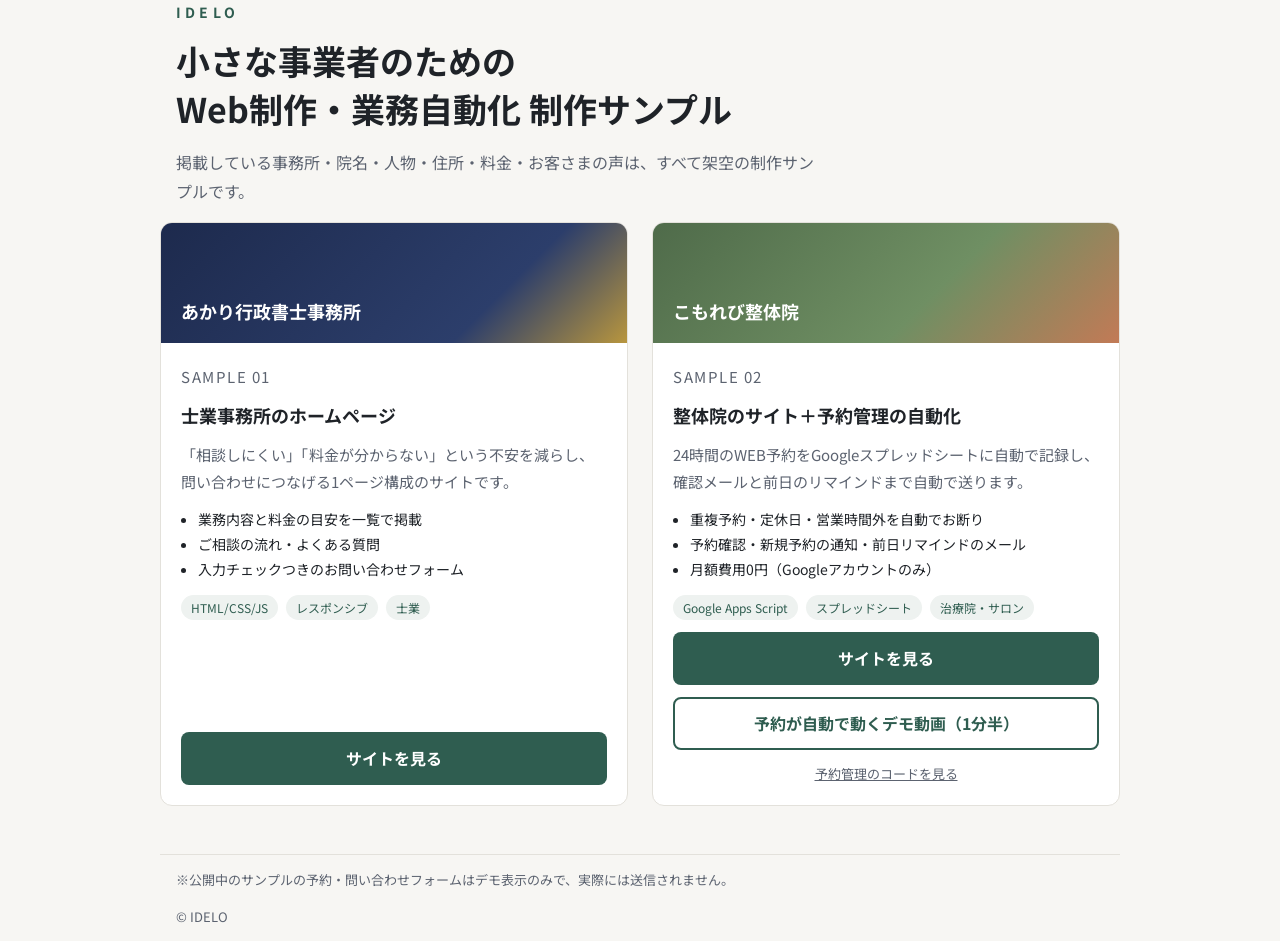
<file: index.html>
﻿<!doctype html>
<html lang="ja">
<head>
  <meta charset="utf-8">
  <meta name="viewport" content="width=device-width, initial-scale=1">
  <title>IDELO 制作サンプル</title>
  <meta name="description" content="IDELOによるWeb制作・業務自動化の制作サンプル集です。">
  <meta name="robots" content="noindex, nofollow">
  <link rel="preconnect" href="https://fonts.googleapis.com">
  <link rel="preconnect" href="https://fonts.gstatic.com" crossorigin>
  <link href="https://fonts.googleapis.com/css2?family=Noto+Sans+JP:wght@400;500;700&display=swap" rel="stylesheet">
  <style>
    :root {
      --bg: #f7f6f3;
      --surface: #ffffff;
      --text: #1f2328;
      --muted: #5c6370;
      --line: #e3e1db;
      --accent: #2f5d50;
      --tag-bg: #eef2f0;
    }
    @media (prefers-color-scheme: dark) {
      :root {
        --bg: #16181b;
        --surface: #1f2226;
        --text: #e8e6e1;
        --muted: #a3a8b0;
        --line: #33373d;
        --accent: #8cc2b0;
        --tag-bg: #26302d;
      }
    }
    * { box-sizing: border-box; }
    body {
      margin: 0;
      background: var(--bg);
      color: var(--text);
      font-family: "Noto Sans JP", system-ui, sans-serif;
      line-height: 1.8;
    }
    .wrap { max-width: 960px; margin: 0 auto; padding: 0 16px; }
    header { padding: 64px 0 32px; }
    .logo { font-size: 14px; letter-spacing: .3em; font-weight: 700; color: var(--accent); margin: 0 0 12px; }
    h1 { font-size: clamp(24px, 4vw, 34px); line-height: 1.4; margin: 0 0 16px; }
    .lead { color: var(--muted); margin: 0; max-width: 40em; }
    .grid { display: grid; grid-template-columns: repeat(auto-fit, minmax(280px, 1fr)); gap: 24px; padding: 16px 0 48px; }
    .card {
      background: var(--surface);
      border: 1px solid var(--line);
      border-radius: 12px;
      overflow: hidden;
      display: flex;
      flex-direction: column;
    }
    .swatch { height: 120px; display: flex; align-items: flex-end; padding: 16px 20px; color: #fff; font-weight: 700; font-size: 18px; }
    .sw-1 { background: linear-gradient(135deg, #1d2a4d 0%, #2c3e6b 70%, #b8963e 100%); }
    .sw-2 { background: linear-gradient(135deg, #4f6b4a 0%, #6f8f63 60%, #c27a56 100%); }
    .body { padding: 20px; display: flex; flex-direction: column; gap: 12px; flex: 1; }
    .num { font-size: 12px; color: var(--muted); letter-spacing: .1em; margin: 0; }
    h2 { font-size: 18px; margin: 0; line-height: 1.5; }
    .body p { margin: 0; color: var(--muted); font-size: 15px; }
    ul.tags { list-style: none; padding: 0; margin: 0; display: flex; flex-wrap: wrap; gap: 8px; }
    ul.tags li { background: var(--tag-bg); color: var(--accent); font-size: 12px; padding: 2px 10px; border-radius: 999px; }
    .points { margin: 0; padding-left: 1.2em; font-size: 14px; color: var(--text); }
    .btn {
      margin-top: auto;
      display: inline-block;
      text-align: center;
      text-decoration: none;
      background: var(--accent);
      color: var(--surface);
      font-weight: 700;
      padding: 12px 16px;
      border-radius: 8px;
    }
    .btn + .btn { margin-top: 0; }
    .btn-outline { background: transparent; color: var(--accent); border: 2px solid var(--accent); padding: 10px 16px; }
    .btn:focus-visible { outline: 3px solid var(--text); outline-offset: 2px; }
    .sub { font-size: 13px; color: var(--muted); text-decoration: underline; text-align: center; }
    footer { border-top: 1px solid var(--line); padding: 24px 0 40px; font-size: 13px; color: var(--muted); }
  </style>
</head>
<body>
  <header class="wrap">
    <p class="logo">IDELO</p>
    <h1>小さな事業者のための<br>Web制作・業務自動化 制作サンプル</h1>
    <p class="lead">掲載している事務所・院名・人物・住所・料金・お客さまの声は、すべて架空の制作サンプルです。</p>
  </header>

  <main class="wrap grid">
    <article class="card">
      <div class="swatch sw-1">あかり行政書士事務所</div>
      <div class="body">
        <p class="num">SAMPLE 01</p>
        <h2>士業事務所のホームページ</h2>
        <p>「相談しにくい」「料金が分からない」という不安を減らし、問い合わせにつなげる1ページ構成のサイトです。</p>
        <ul class="points">
          <li>業務内容と料金の目安を一覧で掲載</li>
          <li>ご相談の流れ・よくある質問</li>
          <li>入力チェックつきのお問い合わせフォーム</li>
        </ul>
        <ul class="tags"><li>HTML/CSS/JS</li><li>レスポンシブ</li><li>士業</li></ul>
        <a class="btn" href="01-gyoseishoshi/">サイトを見る</a>
      </div>
    </article>

    <article class="card">
      <div class="swatch sw-2">こもれび整体院</div>
      <div class="body">
        <p class="num">SAMPLE 02</p>
        <h2>整体院のサイト＋予約管理の自動化</h2>
        <p>24時間のWEB予約をGoogleスプレッドシートに自動で記録し、確認メールと前日のリマインドまで自動で送ります。</p>
        <ul class="points">
          <li>重複予約・定休日・営業時間外を自動でお断り</li>
          <li>予約確認・新規予約の通知・前日リマインドのメール</li>
          <li>月額費用0円（Googleアカウントのみ）</li>
        </ul>
        <ul class="tags"><li>Google Apps Script</li><li>スプレッドシート</li><li>治療院・サロン</li></ul>
        <a class="btn" href="02-seitai/">サイトを見る</a>
        <a class="btn btn-outline" href="https://youtu.be/QsVzM7MjuGA" target="_blank" rel="noopener">予約が自動で動くデモ動画（1分半）</a>
        <a class="sub" href="02-seitai/gas/Code.js">予約管理のコードを見る</a>
      </div>
    </article>
  </main>

  <footer class="wrap">
    <p>※公開中のサンプルの予約・問い合わせフォームはデモ表示のみで、実際には送信されません。</p>
    <p>© IDELO</p>
  </footer>
</body>
</html>
</file>
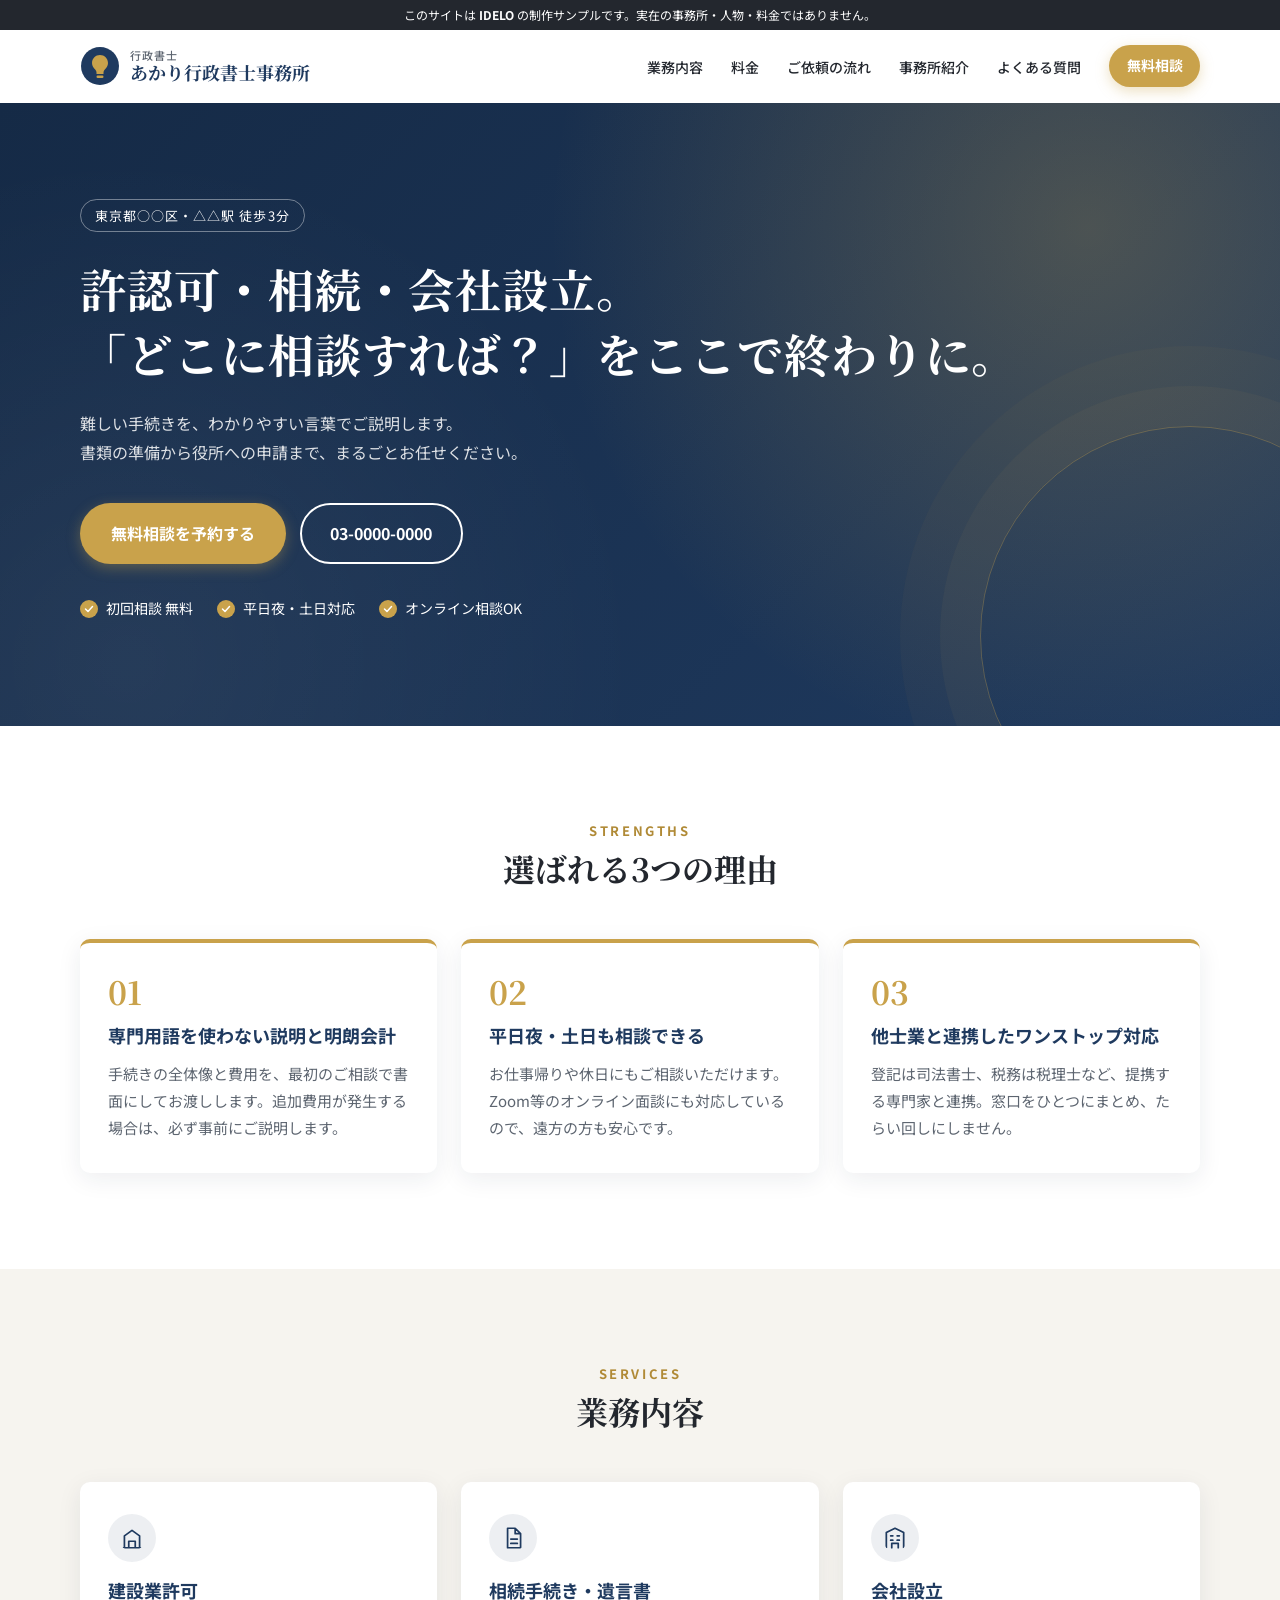
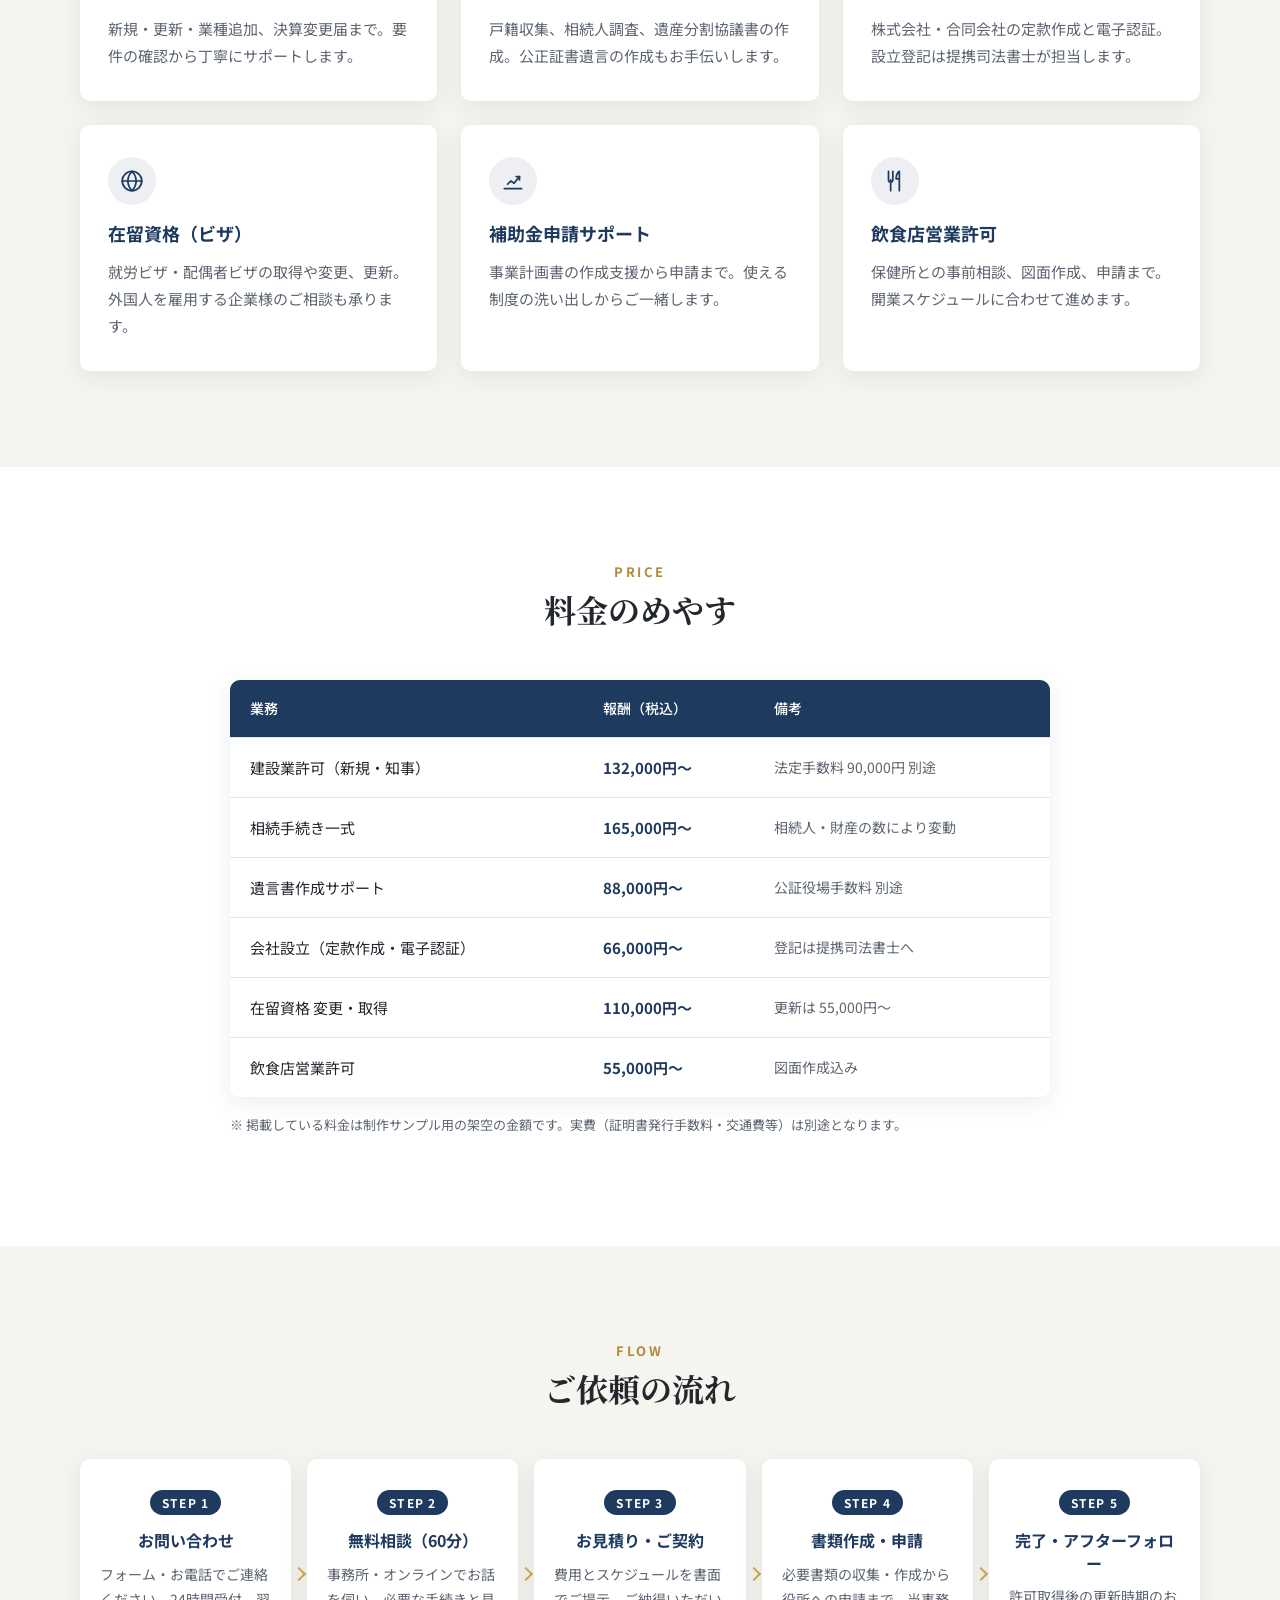
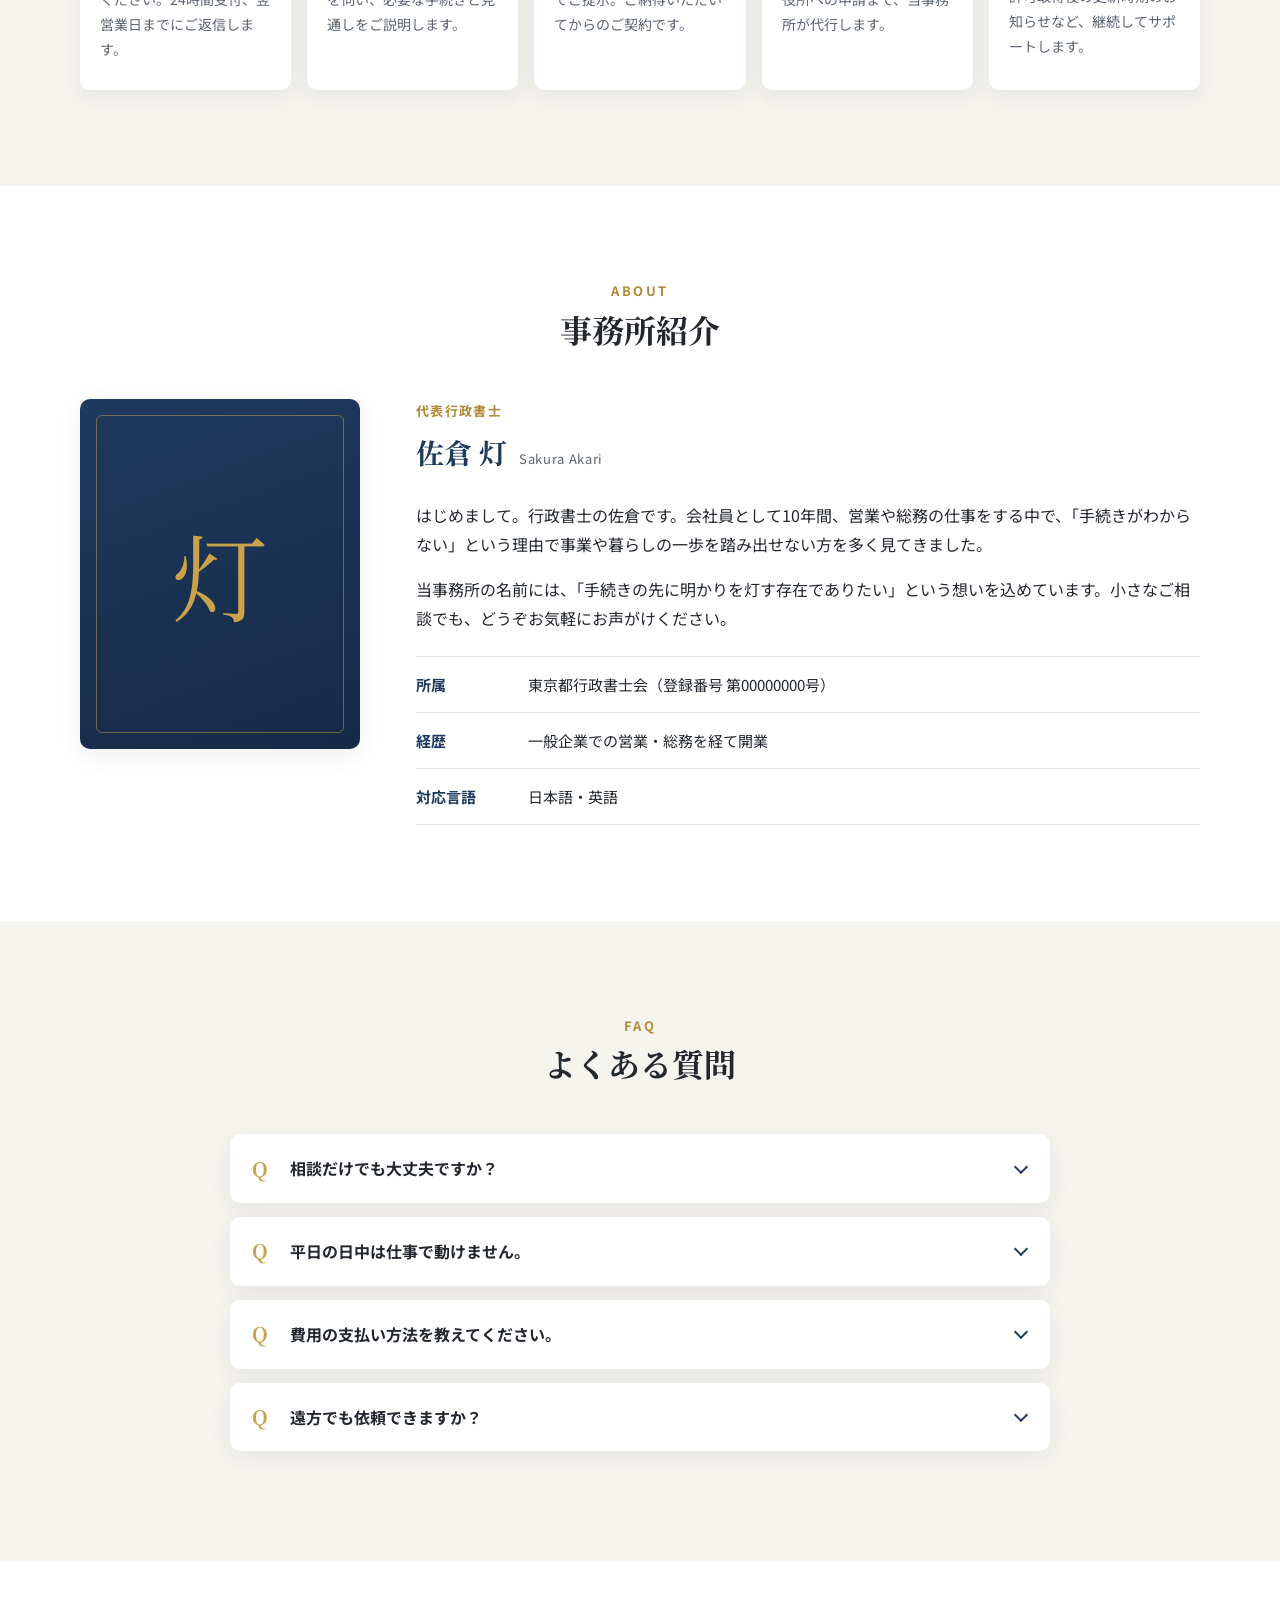
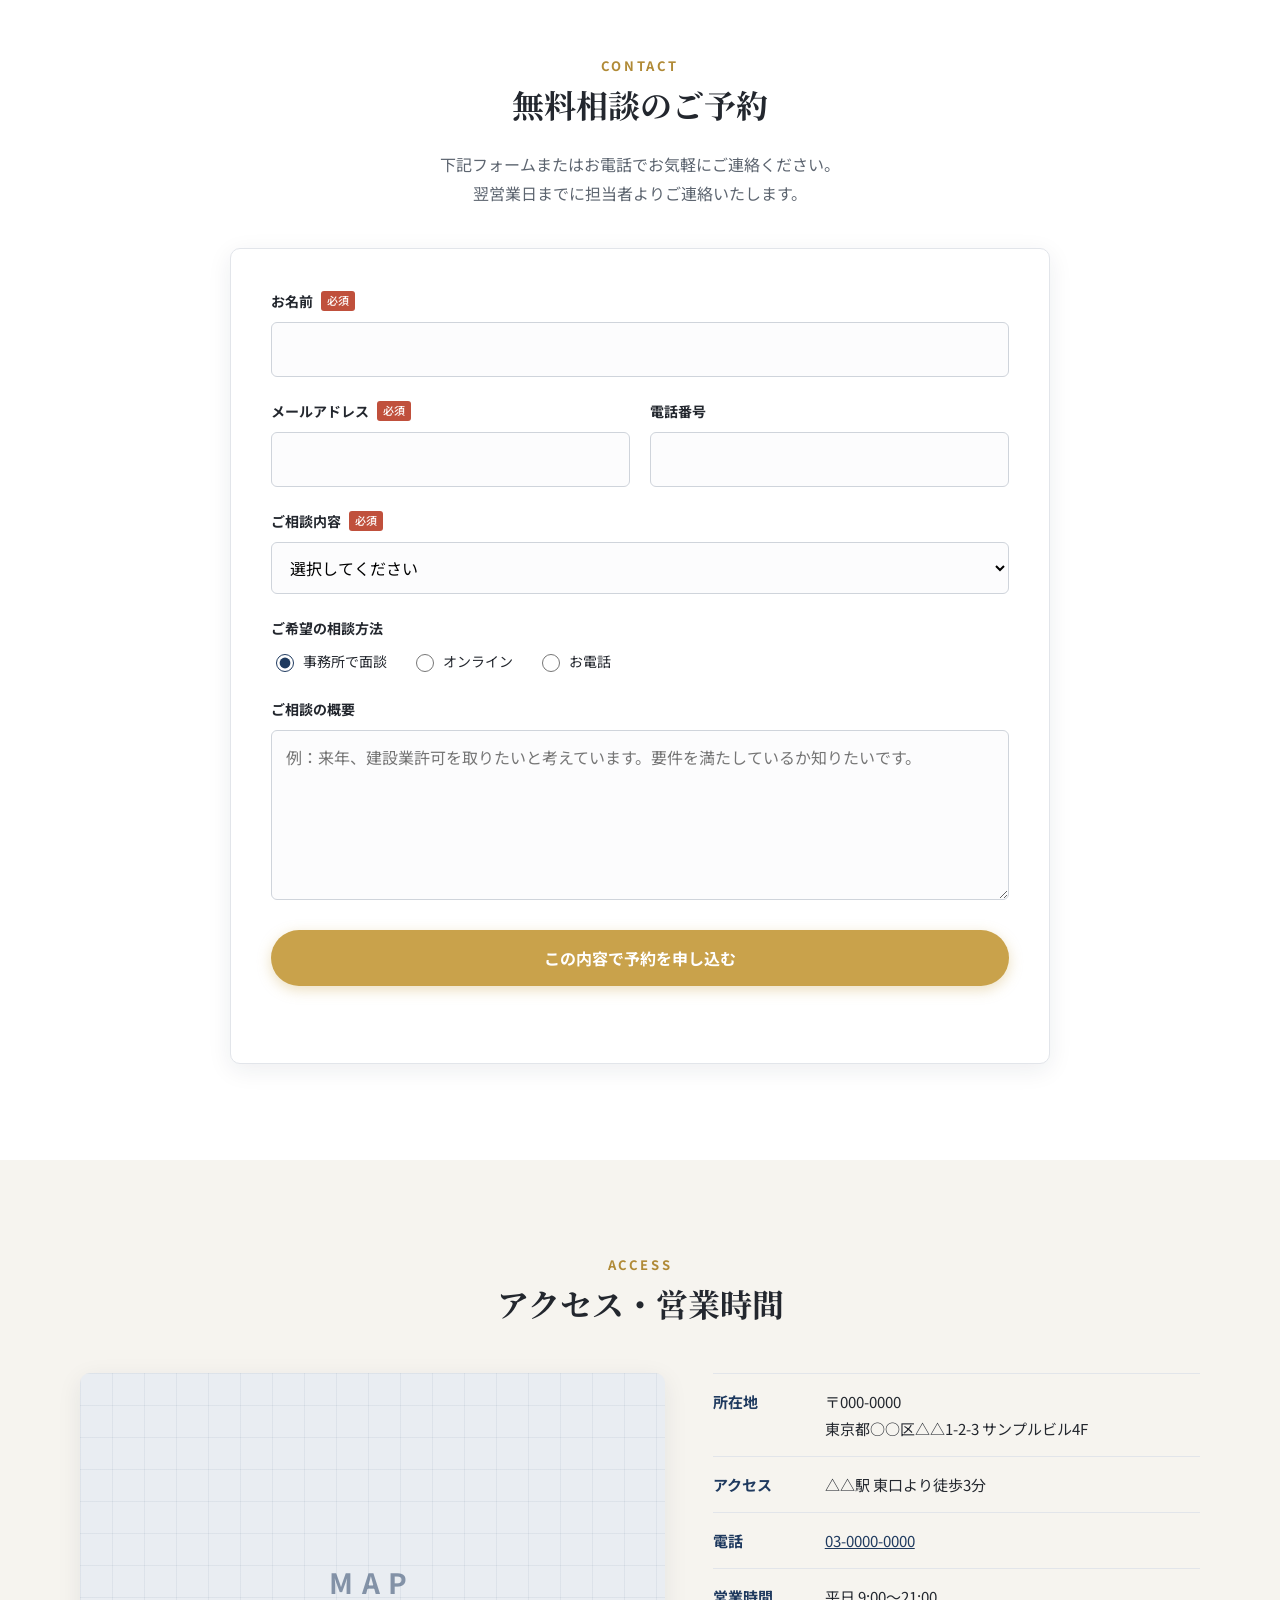
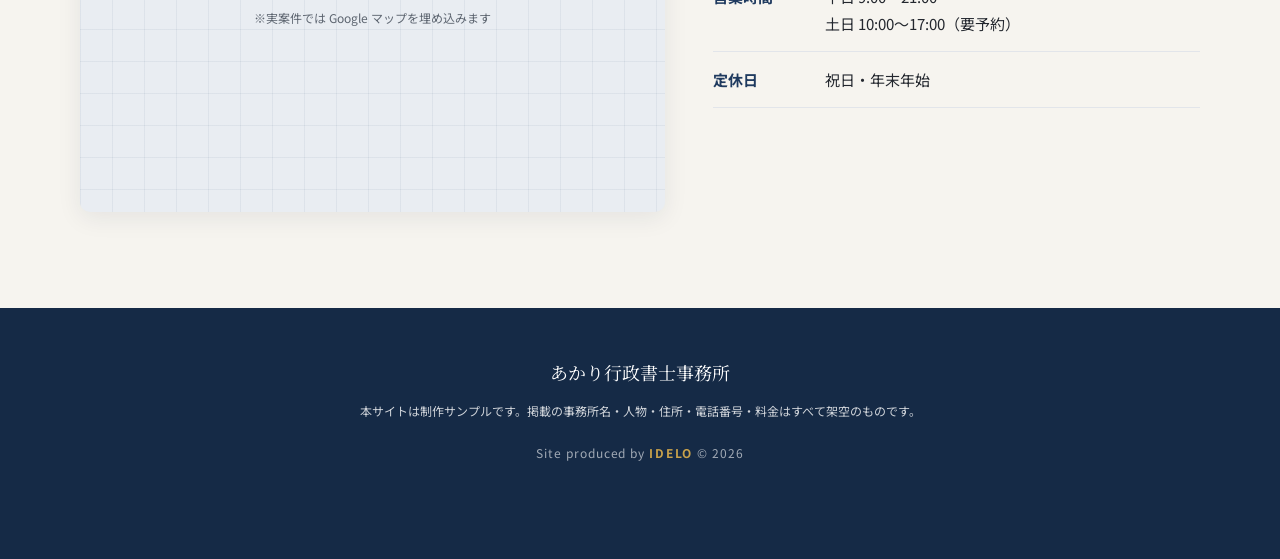
<file: 01-gyoseishoshi/index.html>
<!doctype html>
<html lang="ja">
<head>
  <meta charset="utf-8">
  <meta name="viewport" content="width=device-width, initial-scale=1">
  <title>あかり行政書士事務所｜許認可・相続・会社設立のご相談（制作サンプル）</title>
  <meta name="description" content="建設業許可・相続・遺言・会社設立・在留資格のご相談なら、あかり行政書士事務所へ。初回相談無料、平日夜・土日・オンライン対応。※IDELOによる制作サンプルです。">
  <meta name="robots" content="noindex, nofollow">
  <meta property="og:title" content="あかり行政書士事務所（制作サンプル）">
  <meta property="og:description" content="許認可・相続・会社設立を、もっと身近に。">
  <meta property="og:type" content="website">
  <link rel="preconnect" href="https://fonts.googleapis.com">
  <link rel="preconnect" href="https://fonts.gstatic.com" crossorigin>
  <link href="https://fonts.googleapis.com/css2?family=Noto+Sans+JP:wght@400;500;700&family=Noto+Serif+JP:wght@500;700&display=swap" rel="stylesheet">
  <link rel="stylesheet" href="style.css">
</head>
<body>

  <div class="sample-bar">このサイトは <strong>IDELO</strong> の制作サンプルです。実在の事務所・人物・料金ではありません。</div>

  <header class="site-header" id="top">
    <div class="container header-inner">
      <a href="#top" class="logo" aria-label="あかり行政書士事務所 トップへ">
        <svg class="logo-mark" viewBox="0 0 40 40" aria-hidden="true">
          <circle cx="20" cy="20" r="19" fill="var(--navy)"/>
          <path d="M20 9c-4.4 0-8 3.5-8 7.9 0 3 1.6 5 3.2 6.6.9.9 1.3 1.9 1.3 3V28h7v-1.5c0-1.1.4-2.1 1.3-3 1.6-1.6 3.2-3.6 3.2-6.6C28 12.5 24.4 9 20 9z" fill="var(--gold)"/>
          <rect x="16.5" y="29.5" width="7" height="2.5" rx="1.2" fill="var(--gold)"/>
        </svg>
        <span class="logo-text">
          <span class="logo-sub">行政書士</span>
          あかり行政書士事務所
        </span>
      </a>

      <button class="nav-toggle" aria-expanded="false" aria-controls="global-nav">
        <span class="nav-toggle-bar"></span>
        <span class="visually-hidden">メニュー</span>
      </button>

      <nav class="global-nav" id="global-nav" aria-label="メインメニュー">
        <ul>
          <li><a href="#services">業務内容</a></li>
          <li><a href="#price">料金</a></li>
          <li><a href="#flow">ご依頼の流れ</a></li>
          <li><a href="#about">事務所紹介</a></li>
          <li><a href="#faq">よくある質問</a></li>
          <li><a href="#contact" class="btn btn-gold btn-sm">無料相談</a></li>
        </ul>
      </nav>
    </div>
  </header>

  <main>
    <!-- Hero -->
    <section class="hero">
      <div class="container hero-inner">
        <p class="eyebrow">東京都○○区・△△駅 徒歩3分</p>
        <h1 class="hero-title">許認可・相続・会社設立。<br>「どこに相談すれば？」を<br class="sp-only">ここで終わりに。</h1>
        <p class="hero-lead">難しい手続きを、わかりやすい言葉でご説明します。<br class="pc-only">書類の準備から役所への申請まで、まるごとお任せください。</p>
        <div class="hero-cta">
          <a href="#contact" class="btn btn-gold btn-lg">無料相談を予約する</a>
          <a href="tel:0300000000" class="btn btn-outline btn-lg">03-0000-0000</a>
        </div>
        <ul class="hero-badges">
          <li>初回相談 無料</li>
          <li>平日夜・土日対応</li>
          <li>オンライン相談OK</li>
        </ul>
      </div>
    </section>

    <!-- Strengths -->
    <section class="section" id="strengths">
      <div class="container">
        <h2 class="section-title"><span class="en">Strengths</span>選ばれる3つの理由</h2>
        <div class="grid grid-3">
          <article class="card strength">
            <span class="strength-num">01</span>
            <h3>専門用語を使わない説明と明朗会計</h3>
            <p>手続きの全体像と費用を、最初のご相談で書面にしてお渡しします。追加費用が発生する場合は、必ず事前にご説明します。</p>
          </article>
          <article class="card strength">
            <span class="strength-num">02</span>
            <h3>平日夜・土日も相談できる</h3>
            <p>お仕事帰りや休日にもご相談いただけます。Zoom等のオンライン面談にも対応しているので、遠方の方も安心です。</p>
          </article>
          <article class="card strength">
            <span class="strength-num">03</span>
            <h3>他士業と連携したワンストップ対応</h3>
            <p>登記は司法書士、税務は税理士など、提携する専門家と連携。窓口をひとつにまとめ、たらい回しにしません。</p>
          </article>
        </div>
      </div>
    </section>

    <!-- Services -->
    <section class="section section-alt" id="services">
      <div class="container">
        <h2 class="section-title"><span class="en">Services</span>業務内容</h2>
        <div class="grid grid-3">
          <article class="card service">
            <svg class="service-icon" viewBox="0 0 24 24" aria-hidden="true"><path d="M3 21h18M5 21V10l7-5 7 5v11M9 21v-6h6v6"/></svg>
            <h3>建設業許可</h3>
            <p>新規・更新・業種追加、決算変更届まで。要件の確認から丁寧にサポートします。</p>
          </article>
          <article class="card service">
            <svg class="service-icon" viewBox="0 0 24 24" aria-hidden="true"><path d="M7 3h7l5 5v13H7zM14 3v5h5M10 13h6M10 17h6"/></svg>
            <h3>相続手続き・遺言書</h3>
            <p>戸籍収集、相続人調査、遺産分割協議書の作成。公正証書遺言の作成もお手伝いします。</p>
          </article>
          <article class="card service">
            <svg class="service-icon" viewBox="0 0 24 24" aria-hidden="true"><path d="M4 21V7l8-4 8 4v14M9 21v-4h6v4M8 10h2M14 10h2M8 14h2M14 14h2"/></svg>
            <h3>会社設立</h3>
            <p>株式会社・合同会社の定款作成と電子認証。設立登記は提携司法書士が担当します。</p>
          </article>
          <article class="card service">
            <svg class="service-icon" viewBox="0 0 24 24" aria-hidden="true"><circle cx="12" cy="12" r="9"/><path d="M3 12h18M12 3c2.5 2.6 3.8 5.6 3.8 9s-1.3 6.4-3.8 9c-2.5-2.6-3.8-5.6-3.8-9S9.5 5.6 12 3z"/></svg>
            <h3>在留資格（ビザ）</h3>
            <p>就労ビザ・配偶者ビザの取得や変更、更新。外国人を雇用する企業様のご相談も承ります。</p>
          </article>
          <article class="card service">
            <svg class="service-icon" viewBox="0 0 24 24" aria-hidden="true"><path d="M4 19h16M7 15l3-3 3 2 5-6"/><path d="M15 8h3v3"/></svg>
            <h3>補助金申請サポート</h3>
            <p>事業計画書の作成支援から申請まで。使える制度の洗い出しからご一緒します。</p>
          </article>
          <article class="card service">
            <svg class="service-icon" viewBox="0 0 24 24" aria-hidden="true"><path d="M6 3v8a2 2 0 0 0 4 0V3M8 11v10M16 21V3c-2 1.5-3 4-3 7h3"/></svg>
            <h3>飲食店営業許可</h3>
            <p>保健所との事前相談、図面作成、申請まで。開業スケジュールに合わせて進めます。</p>
          </article>
        </div>
      </div>
    </section>

    <!-- Price -->
    <section class="section" id="price">
      <div class="container narrow">
        <h2 class="section-title"><span class="en">Price</span>料金のめやす</h2>
        <div class="table-wrap">
          <table class="price-table">
            <thead>
              <tr><th scope="col">業務</th><th scope="col">報酬（税込）</th><th scope="col">備考</th></tr>
            </thead>
            <tbody>
              <tr><td>建設業許可（新規・知事）</td><td class="num">132,000円〜</td><td>法定手数料 90,000円 別途</td></tr>
              <tr><td>相続手続き一式</td><td class="num">165,000円〜</td><td>相続人・財産の数により変動</td></tr>
              <tr><td>遺言書作成サポート</td><td class="num">88,000円〜</td><td>公証役場手数料 別途</td></tr>
              <tr><td>会社設立（定款作成・電子認証）</td><td class="num">66,000円〜</td><td>登記は提携司法書士へ</td></tr>
              <tr><td>在留資格 変更・取得</td><td class="num">110,000円〜</td><td>更新は 55,000円〜</td></tr>
              <tr><td>飲食店営業許可</td><td class="num">55,000円〜</td><td>図面作成込み</td></tr>
            </tbody>
          </table>
        </div>
        <p class="note">※ 掲載している料金は制作サンプル用の架空の金額です。実費（証明書発行手数料・交通費等）は別途となります。</p>
      </div>
    </section>

    <!-- Flow -->
    <section class="section section-alt" id="flow">
      <div class="container">
        <h2 class="section-title"><span class="en">Flow</span>ご依頼の流れ</h2>
        <ol class="flow">
          <li class="flow-step">
            <span class="flow-num">STEP 1</span>
            <h3>お問い合わせ</h3>
            <p>フォーム・お電話でご連絡ください。24時間受付、翌営業日までにご返信します。</p>
          </li>
          <li class="flow-step">
            <span class="flow-num">STEP 2</span>
            <h3>無料相談（60分）</h3>
            <p>事務所・オンラインでお話を伺い、必要な手続きと見通しをご説明します。</p>
          </li>
          <li class="flow-step">
            <span class="flow-num">STEP 3</span>
            <h3>お見積り・ご契約</h3>
            <p>費用とスケジュールを書面でご提示。ご納得いただいてからのご契約です。</p>
          </li>
          <li class="flow-step">
            <span class="flow-num">STEP 4</span>
            <h3>書類作成・申請</h3>
            <p>必要書類の収集・作成から役所への申請まで、当事務所が代行します。</p>
          </li>
          <li class="flow-step">
            <span class="flow-num">STEP 5</span>
            <h3>完了・アフターフォロー</h3>
            <p>許可取得後の更新時期のお知らせなど、継続してサポートします。</p>
          </li>
        </ol>
      </div>
    </section>

    <!-- About -->
    <section class="section" id="about">
      <div class="container">
        <h2 class="section-title"><span class="en">About</span>事務所紹介</h2>
        <div class="about">
          <div class="about-photo" aria-hidden="true"><span>灯</span></div>
          <div class="about-body">
            <p class="about-role">代表行政書士</p>
            <p class="about-name">佐倉 灯<span>Sakura Akari</span></p>
            <p>はじめまして。行政書士の佐倉です。会社員として10年間、営業や総務の仕事をする中で、「手続きがわからない」という理由で事業や暮らしの一歩を踏み出せない方を多く見てきました。</p>
            <p>当事務所の名前には、「手続きの先に明かりを灯す存在でありたい」という想いを込めています。小さなご相談でも、どうぞお気軽にお声がけください。</p>
            <dl class="profile">
              <div><dt>所属</dt><dd>東京都行政書士会（登録番号 第00000000号）</dd></div>
              <div><dt>経歴</dt><dd>一般企業での営業・総務を経て開業</dd></div>
              <div><dt>対応言語</dt><dd>日本語・英語</dd></div>
            </dl>
          </div>
        </div>
      </div>
    </section>

    <!-- FAQ -->
    <section class="section section-alt" id="faq">
      <div class="container narrow">
        <h2 class="section-title"><span class="en">FAQ</span>よくある質問</h2>
        <div class="faq">
          <details>
            <summary>相談だけでも大丈夫ですか？</summary>
            <p>はい、初回相談（60分）は無料です。ご依頼いただくかどうかは、お話を聞いてからご判断ください。</p>
          </details>
          <details>
            <summary>平日の日中は仕事で動けません。</summary>
            <p>平日は21時まで、土日も事前予約でご相談を承ります。オンライン面談や、郵送・メールでのやりとりも可能です。</p>
          </details>
          <details>
            <summary>費用の支払い方法を教えてください。</summary>
            <p>銀行振込またはクレジットカードに対応しています。原則として着手時に半額、完了時に残額をお支払いいただきます。</p>
          </details>
          <details>
            <summary>遠方でも依頼できますか？</summary>
            <p>はい。書類のやりとりは郵送・メールで行い、面談はオンラインで対応できます。全国からご依頼いただけます。</p>
          </details>
        </div>
      </div>
    </section>

    <!-- Contact -->
    <section class="section" id="contact">
      <div class="container narrow">
        <h2 class="section-title"><span class="en">Contact</span>無料相談のご予約</h2>
        <p class="section-lead">下記フォームまたはお電話でお気軽にご連絡ください。<br class="pc-only">翌営業日までに担当者よりご連絡いたします。</p>

        <form class="contact-form" id="contact-form" novalidate>
          <div class="field">
            <label for="name">お名前<span class="req">必須</span></label>
            <input id="name" name="name" type="text" autocomplete="name" required>
          </div>
          <div class="field-row">
            <div class="field">
              <label for="email">メールアドレス<span class="req">必須</span></label>
              <input id="email" name="email" type="email" autocomplete="email" required>
            </div>
            <div class="field">
              <label for="tel">電話番号</label>
              <input id="tel" name="tel" type="tel" autocomplete="tel">
            </div>
          </div>
          <div class="field">
            <label for="topic">ご相談内容<span class="req">必須</span></label>
            <select id="topic" name="topic" required>
              <option value="">選択してください</option>
              <option>建設業許可</option>
              <option>相続手続き・遺言書</option>
              <option>会社設立</option>
              <option>在留資格（ビザ）</option>
              <option>補助金申請サポート</option>
              <option>飲食店営業許可</option>
              <option>その他</option>
            </select>
          </div>
          <fieldset class="field">
            <legend>ご希望の相談方法</legend>
            <div class="radios">
              <label><input type="radio" name="method" value="office" checked> 事務所で面談</label>
              <label><input type="radio" name="method" value="online"> オンライン</label>
              <label><input type="radio" name="method" value="phone"> お電話</label>
            </div>
          </fieldset>
          <div class="field">
            <label for="message">ご相談の概要</label>
            <textarea id="message" name="message" rows="5" placeholder="例：来年、建設業許可を取りたいと考えています。要件を満たしているか知りたいです。"></textarea>
          </div>
          <button type="submit" class="btn btn-gold btn-lg btn-block">この内容で予約を申し込む</button>
          <p class="form-status" id="form-status" role="status" aria-live="polite"></p>
        </form>
      </div>
    </section>

    <!-- Access -->
    <section class="section section-alt" id="access">
      <div class="container">
        <h2 class="section-title"><span class="en">Access</span>アクセス・営業時間</h2>
        <div class="access">
          <div class="map" role="img" aria-label="地図（サンプルのため表示していません）">
            <span>MAP</span>
            <small>※実案件では Google マップを埋め込みます</small>
          </div>
          <div class="access-info">
            <dl class="profile">
              <div><dt>所在地</dt><dd>〒000-0000<br>東京都○○区△△1-2-3 サンプルビル4F</dd></div>
              <div><dt>アクセス</dt><dd>△△駅 東口より徒歩3分</dd></div>
              <div><dt>電話</dt><dd><a href="tel:0300000000">03-0000-0000</a></dd></div>
              <div><dt>営業時間</dt><dd>平日 9:00〜21:00<br>土日 10:00〜17:00（要予約）</dd></div>
              <div><dt>定休日</dt><dd>祝日・年末年始</dd></div>
            </dl>
          </div>
        </div>
      </div>
    </section>
  </main>

  <footer class="site-footer">
    <div class="container footer-inner">
      <p class="footer-name">あかり行政書士事務所</p>
      <p class="footer-note">本サイトは制作サンプルです。掲載の事務所名・人物・住所・電話番号・料金はすべて架空のものです。</p>
      <p class="credit">Site produced by <strong>IDELO</strong> &copy; <span id="year">2026</span></p>
    </div>
  </footer>

  <a href="#contact" class="floating-cta">無料相談</a>

  <script src="script.js"></script>
</body>
</html>
</file>
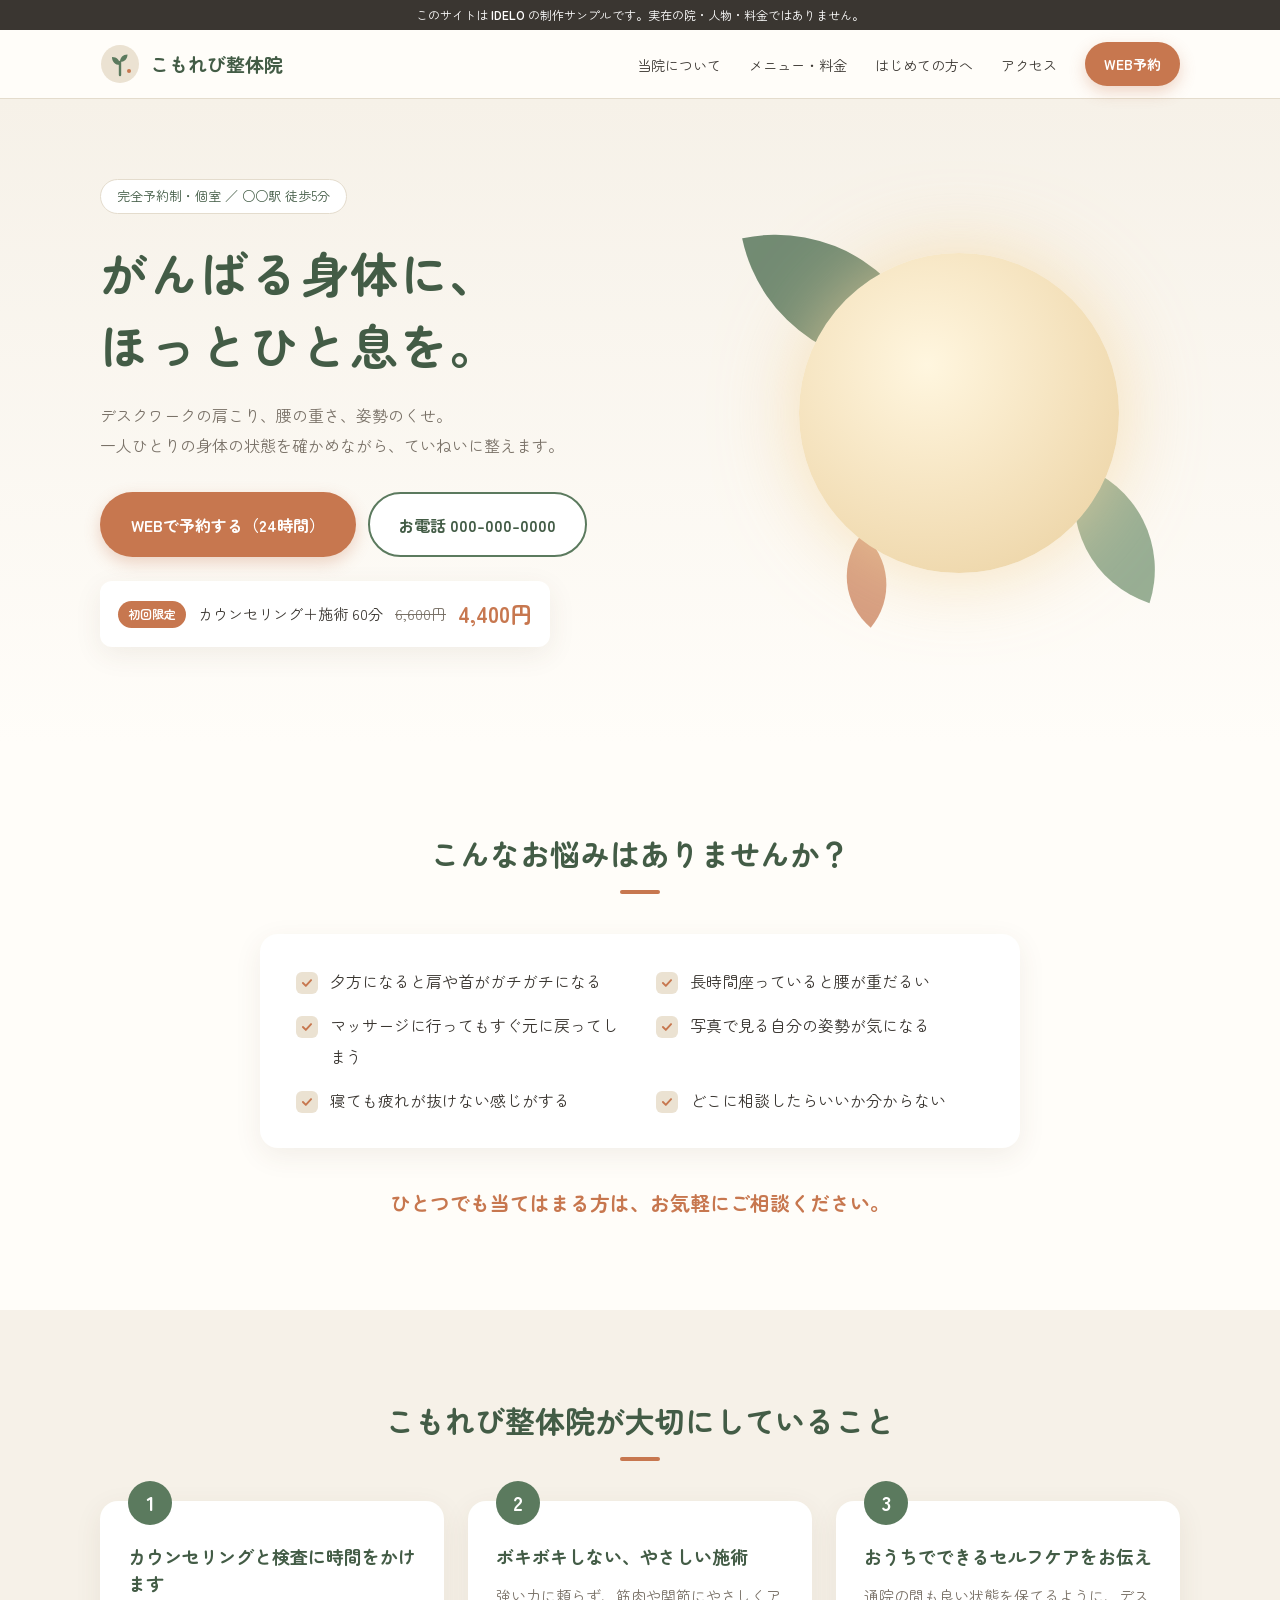
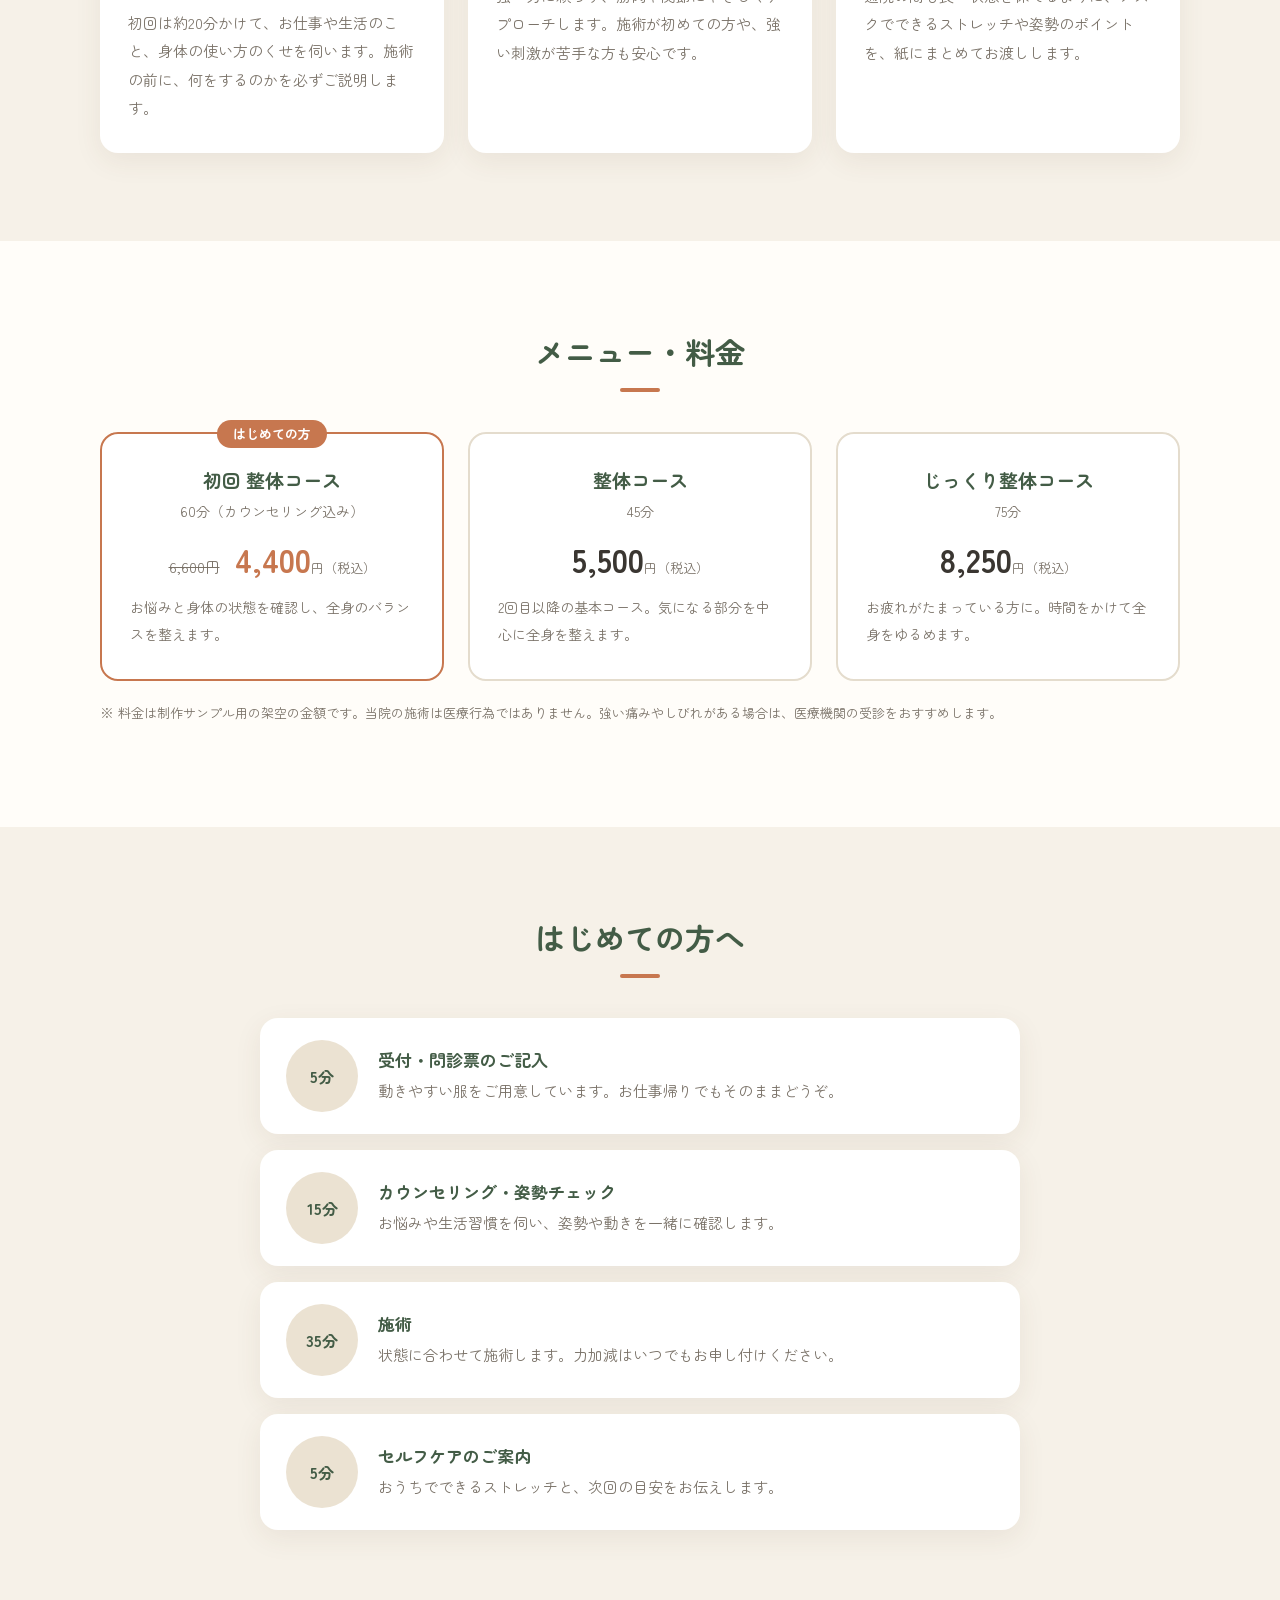
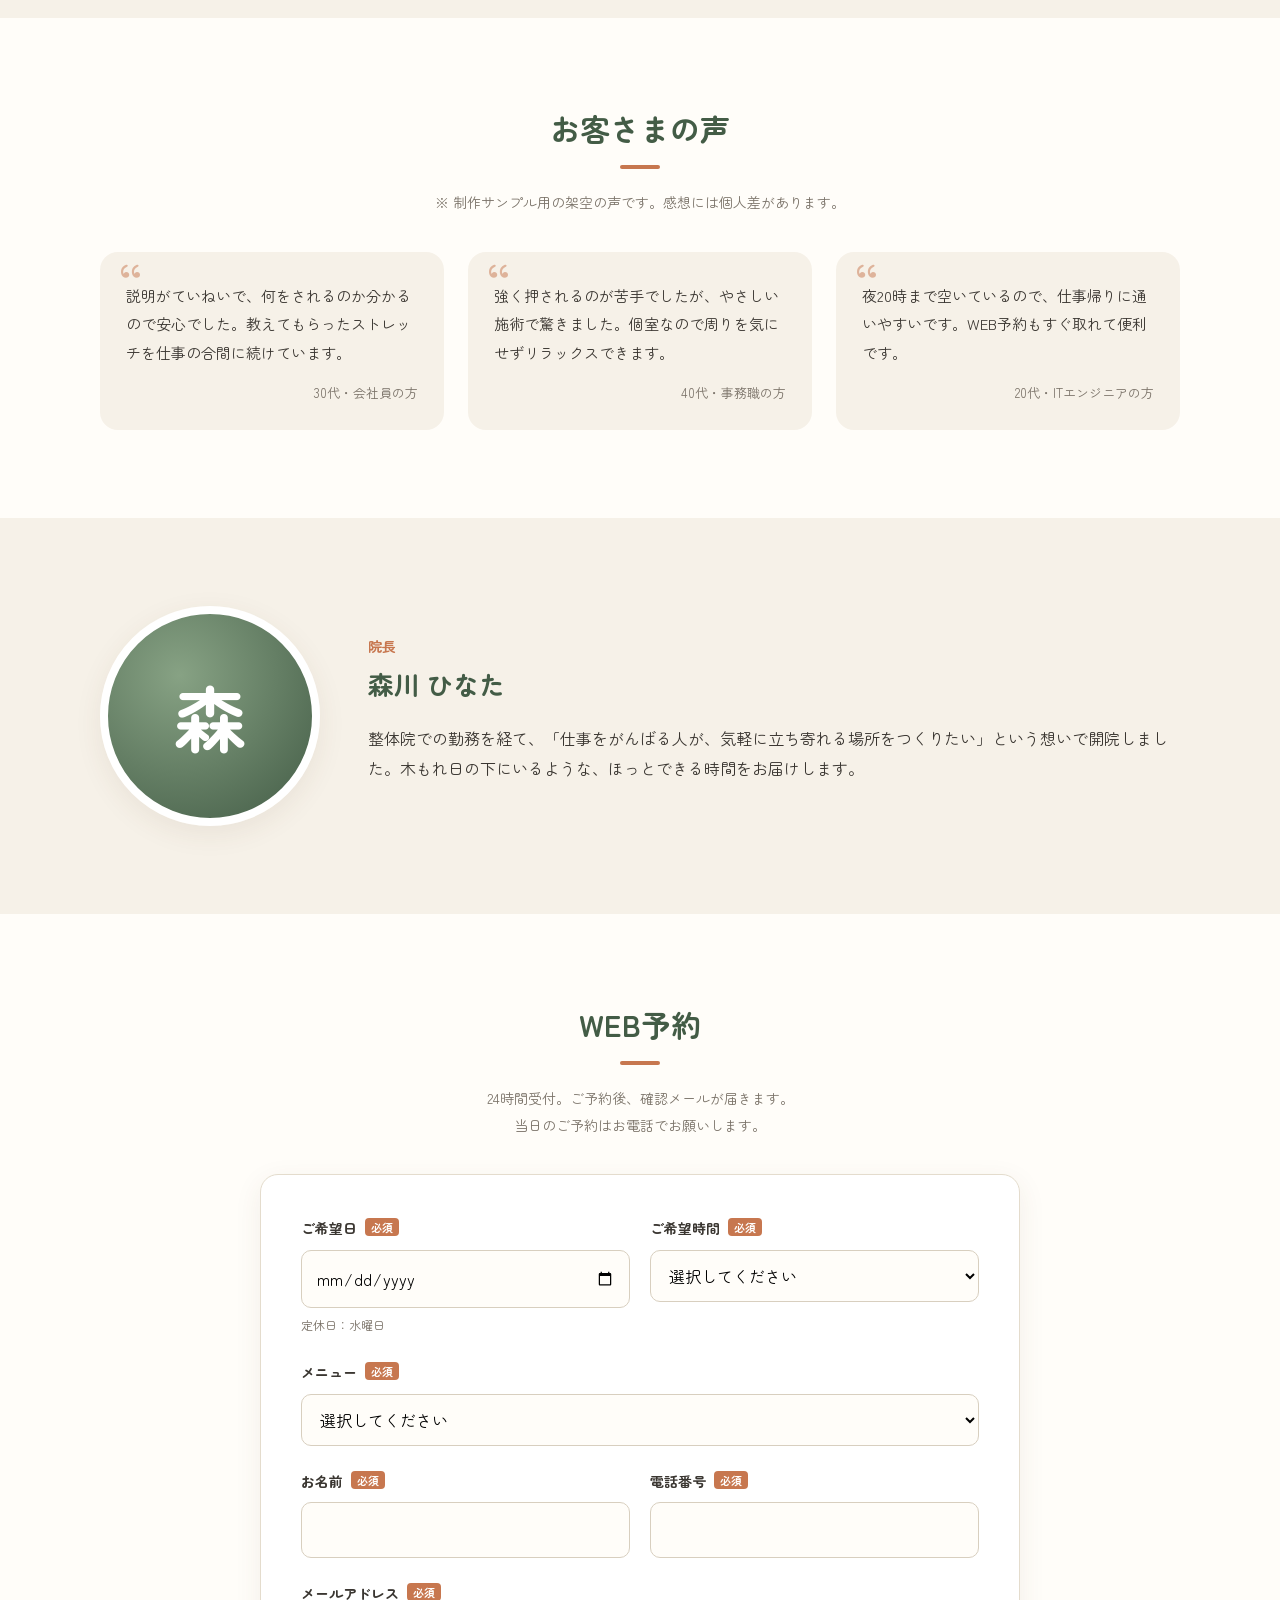
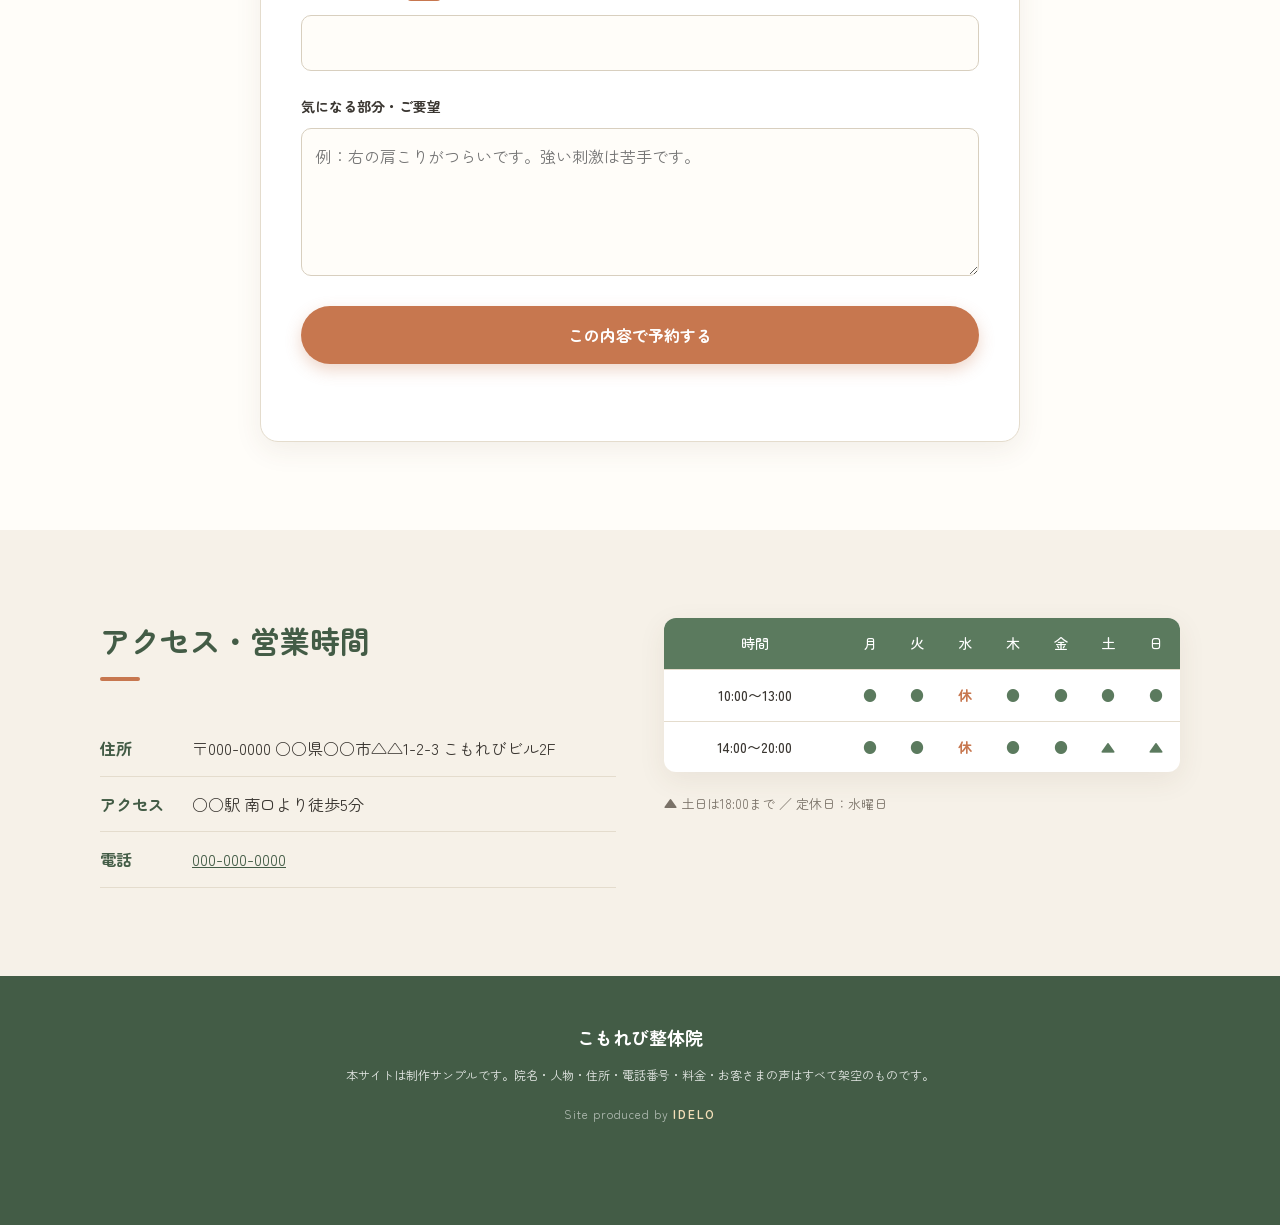
<file: 02-seitai/index.html>
<!doctype html>
<html lang="ja">
<head>
  <meta charset="utf-8">
  <meta name="viewport" content="width=device-width, initial-scale=1">
  <title>こもれび整体院｜肩こり・腰痛・姿勢のお悩みに（制作サンプル）</title>
  <meta name="description" content="デスクワークの肩こり・腰の重さ・姿勢のお悩みに。完全予約制・個室のこもれび整体院。WEB予約24時間受付。※IDELOによる制作サンプルです。">
  <meta name="robots" content="noindex, nofollow">
  <link rel="preconnect" href="https://fonts.googleapis.com">
  <link rel="preconnect" href="https://fonts.gstatic.com" crossorigin>
  <link href="https://fonts.googleapis.com/css2?family=Zen+Maru+Gothic:wght@400;500;700&display=swap" rel="stylesheet">
  <link rel="stylesheet" href="style.css">
</head>
<body>

  <div class="sample-bar">このサイトは <strong>IDELO</strong> の制作サンプルです。実在の院・人物・料金ではありません。</div>

  <header class="site-header">
    <div class="container header-inner">
      <a href="#top" class="logo" aria-label="こもれび整体院 トップへ">
        <svg class="logo-mark" viewBox="0 0 40 40" aria-hidden="true">
          <circle cx="20" cy="20" r="19" fill="var(--sand-dark)"/>
          <path d="M20 31V18" stroke="var(--green)" stroke-width="2.4" stroke-linecap="round"/>
          <path d="M20 21c-5 0-8-3.5-8-8 5 0 8 3.5 8 8zM20 18c4.5 0 7.5-3 7.5-7.5-4.5 0-7.5 3-7.5 7.5z" fill="var(--green)"/>
          <circle cx="29" cy="27" r="2" fill="var(--terra)"/>
        </svg>
        <span class="logo-text">こもれび整体院</span>
      </a>
      <button class="nav-toggle" aria-expanded="false" aria-controls="global-nav">
        <span class="nav-toggle-bar"></span><span class="visually-hidden">メニュー</span>
      </button>
      <nav class="global-nav" id="global-nav" aria-label="メインメニュー">
        <ul>
          <li><a href="#about">当院について</a></li>
          <li><a href="#menu">メニュー・料金</a></li>
          <li><a href="#first">はじめての方へ</a></li>
          <li><a href="#access">アクセス</a></li>
          <li><a href="#reserve" class="btn btn-terra btn-sm">WEB予約</a></li>
        </ul>
      </nav>
    </div>
  </header>

  <main id="top">
    <!-- Hero -->
    <section class="hero">
      <div class="container hero-inner">
        <div class="hero-text">
          <p class="hero-tag">完全予約制・個室 ／ ○○駅 徒歩5分</p>
          <h1 class="hero-title">がんばる身体に、<br>ほっとひと息を。</h1>
          <p class="hero-lead">デスクワークの肩こり、腰の重さ、姿勢のくせ。<br class="pc-only">一人ひとりの身体の状態を確かめながら、ていねいに整えます。</p>
          <div class="hero-cta">
            <a href="#reserve" class="btn btn-terra btn-lg">WEBで予約する（24時間）</a>
            <a href="tel:0000000000" class="btn btn-ghost btn-lg">お電話 000-000-0000</a>
          </div>
          <p class="hero-offer"><span>初回限定</span>カウンセリング＋施術 60分 <s>6,600円</s> <strong>4,400円</strong></p>
        </div>
        <div class="hero-visual" aria-hidden="true">
          <div class="leaf leaf-1"></div>
          <div class="leaf leaf-2"></div>
          <div class="leaf leaf-3"></div>
          <div class="sun"></div>
        </div>
      </div>
    </section>

    <!-- Worries -->
    <section class="section" id="worries">
      <div class="container narrow">
        <h2 class="section-title">こんなお悩みはありませんか？</h2>
        <ul class="checklist">
          <li>夕方になると肩や首がガチガチになる</li>
          <li>長時間座っていると腰が重だるい</li>
          <li>マッサージに行ってもすぐ元に戻ってしまう</li>
          <li>写真で見る自分の姿勢が気になる</li>
          <li>寝ても疲れが抜けない感じがする</li>
          <li>どこに相談したらいいか分からない</li>
        </ul>
        <p class="worries-answer">ひとつでも当てはまる方は、<br class="sp-only">お気軽にご相談ください。</p>
      </div>
    </section>

    <!-- About / Reasons -->
    <section class="section section-sand" id="about">
      <div class="container">
        <h2 class="section-title">こもれび整体院が<br class="sp-only">大切にしていること</h2>
        <div class="reasons">
          <article class="reason">
            <div class="reason-num">1</div>
            <h3>カウンセリングと検査に時間をかけます</h3>
            <p>初回は約20分かけて、お仕事や生活のこと、身体の使い方のくせを伺います。施術の前に、何をするのかを必ずご説明します。</p>
          </article>
          <article class="reason">
            <div class="reason-num">2</div>
            <h3>ボキボキしない、やさしい施術</h3>
            <p>強い力に頼らず、筋肉や関節にやさしくアプローチします。施術が初めての方や、強い刺激が苦手な方も安心です。</p>
          </article>
          <article class="reason">
            <div class="reason-num">3</div>
            <h3>おうちでできるセルフケアをお伝え</h3>
            <p>通院の間も良い状態を保てるように、デスクでできるストレッチや姿勢のポイントを、紙にまとめてお渡しします。</p>
          </article>
        </div>
      </div>
    </section>

    <!-- Menu -->
    <section class="section" id="menu">
      <div class="container">
        <h2 class="section-title">メニュー・料金</h2>
        <div class="menu-grid">
          <article class="menu-card menu-card-featured">
            <p class="menu-label">はじめての方</p>
            <h3>初回 整体コース</h3>
            <p class="menu-time">60分（カウンセリング込み）</p>
            <p class="menu-price"><s>6,600円</s> 4,400<span>円（税込）</span></p>
            <p class="menu-desc">お悩みと身体の状態を確認し、全身のバランスを整えます。</p>
          </article>
          <article class="menu-card">
            <h3>整体コース</h3>
            <p class="menu-time">45分</p>
            <p class="menu-price">5,500<span>円（税込）</span></p>
            <p class="menu-desc">2回目以降の基本コース。気になる部分を中心に全身を整えます。</p>
          </article>
          <article class="menu-card">
            <h3>じっくり整体コース</h3>
            <p class="menu-time">75分</p>
            <p class="menu-price">8,250<span>円（税込）</span></p>
            <p class="menu-desc">お疲れがたまっている方に。時間をかけて全身をゆるめます。</p>
          </article>
        </div>
        <p class="note">※ 料金は制作サンプル用の架空の金額です。当院の施術は医療行為ではありません。強い痛みやしびれがある場合は、医療機関の受診をおすすめします。</p>
      </div>
    </section>

    <!-- First visit -->
    <section class="section section-sand" id="first">
      <div class="container narrow">
        <h2 class="section-title">はじめての方へ</h2>
        <ol class="steps">
          <li><span class="step-time">5分</span><div><h3>受付・問診票のご記入</h3><p>動きやすい服をご用意しています。お仕事帰りでもそのままどうぞ。</p></div></li>
          <li><span class="step-time">15分</span><div><h3>カウンセリング・姿勢チェック</h3><p>お悩みや生活習慣を伺い、姿勢や動きを一緒に確認します。</p></div></li>
          <li><span class="step-time">35分</span><div><h3>施術</h3><p>状態に合わせて施術します。力加減はいつでもお申し付けください。</p></div></li>
          <li><span class="step-time">5分</span><div><h3>セルフケアのご案内</h3><p>おうちでできるストレッチと、次回の目安をお伝えします。</p></div></li>
        </ol>
      </div>
    </section>

    <!-- Voices -->
    <section class="section" id="voices">
      <div class="container">
        <h2 class="section-title">お客さまの声</h2>
        <p class="section-sub">※ 制作サンプル用の架空の声です。感想には個人差があります。</p>
        <div class="voices">
          <figure class="voice">
            <blockquote>説明がていねいで、何をされるのか分かるので安心でした。教えてもらったストレッチを仕事の合間に続けています。</blockquote>
            <figcaption>30代・会社員の方</figcaption>
          </figure>
          <figure class="voice">
            <blockquote>強く押されるのが苦手でしたが、やさしい施術で驚きました。個室なので周りを気にせずリラックスできます。</blockquote>
            <figcaption>40代・事務職の方</figcaption>
          </figure>
          <figure class="voice">
            <blockquote>夜20時まで空いているので、仕事帰りに通いやすいです。WEB予約もすぐ取れて便利です。</blockquote>
            <figcaption>20代・ITエンジニアの方</figcaption>
          </figure>
        </div>
      </div>
    </section>

    <!-- Staff -->
    <section class="section section-sand" id="staff">
      <div class="container staff">
        <div class="staff-photo" aria-hidden="true"><span>森</span></div>
        <div class="staff-body">
          <p class="staff-role">院長</p>
          <p class="staff-name">森川 ひなた</p>
          <p>整体院での勤務を経て、「仕事をがんばる人が、気軽に立ち寄れる場所をつくりたい」という想いで開院しました。木もれ日の下にいるような、ほっとできる時間をお届けします。</p>
        </div>
      </div>
    </section>

    <!-- Reserve -->
    <section class="section" id="reserve">
      <div class="container narrow">
        <h2 class="section-title">WEB予約</h2>
        <p class="section-sub">24時間受付。ご予約後、確認メールが届きます。<br>当日のご予約はお電話でお願いします。</p>

        <form class="reserve-form" id="reserve-form" novalidate>
          <div class="field-row">
            <div class="field">
              <label for="date">ご希望日<span class="req">必須</span></label>
              <input id="date" name="date" type="date" required>
              <p class="hint">定休日：水曜日</p>
            </div>
            <div class="field">
              <label for="time">ご希望時間<span class="req">必須</span></label>
              <select id="time" name="time" required>
                <option value="">選択してください</option>
              </select>
            </div>
          </div>
          <div class="field">
            <label for="menu-select">メニュー<span class="req">必須</span></label>
            <select id="menu-select" name="menu" required>
              <option value="">選択してください</option>
              <option>初回 整体コース（60分）</option>
              <option>整体コース（45分）</option>
              <option>じっくり整体コース（75分）</option>
            </select>
          </div>
          <div class="field-row">
            <div class="field">
              <label for="name">お名前<span class="req">必須</span></label>
              <input id="name" name="name" type="text" autocomplete="name" required>
            </div>
            <div class="field">
              <label for="tel">電話番号<span class="req">必須</span></label>
              <input id="tel" name="tel" type="tel" autocomplete="tel" required>
            </div>
          </div>
          <div class="field">
            <label for="email">メールアドレス<span class="req">必須</span></label>
            <input id="email" name="email" type="email" autocomplete="email" required>
          </div>
          <div class="field">
            <label for="note">気になる部分・ご要望</label>
            <textarea id="note" name="note" rows="4" placeholder="例：右の肩こりがつらいです。強い刺激は苦手です。"></textarea>
          </div>
          <button type="submit" class="btn btn-terra btn-lg btn-block" id="reserve-submit">この内容で予約する</button>
          <p class="form-status" id="form-status" role="status" aria-live="polite"></p>
        </form>
      </div>
    </section>

    <!-- Access -->
    <section class="section section-sand" id="access">
      <div class="container access">
        <div>
          <h2 class="section-title section-title-left">アクセス・営業時間</h2>
          <dl class="info">
            <div><dt>住所</dt><dd>〒000-0000 ○○県○○市△△1-2-3 こもれびビル2F</dd></div>
            <div><dt>アクセス</dt><dd>○○駅 南口より徒歩5分</dd></div>
            <div><dt>電話</dt><dd><a href="tel:0000000000">000-000-0000</a></dd></div>
          </dl>
        </div>
        <div>
          <table class="hours">
            <thead>
              <tr><th scope="col">時間</th><th scope="col">月</th><th scope="col">火</th><th scope="col">水</th><th scope="col">木</th><th scope="col">金</th><th scope="col">土</th><th scope="col">日</th></tr>
            </thead>
            <tbody>
              <tr><th scope="row">10:00〜13:00</th><td>●</td><td>●</td><td class="off">休</td><td>●</td><td>●</td><td>●</td><td>●</td></tr>
              <tr><th scope="row">14:00〜20:00</th><td>●</td><td>●</td><td class="off">休</td><td>●</td><td>●</td><td>▲</td><td>▲</td></tr>
            </tbody>
          </table>
          <p class="note">▲ 土日は18:00まで ／ 定休日：水曜日</p>
        </div>
      </div>
    </section>
  </main>

  <footer class="site-footer">
    <p class="footer-name">こもれび整体院</p>
    <p class="footer-note">本サイトは制作サンプルです。院名・人物・住所・電話番号・料金・お客さまの声はすべて架空のものです。</p>
    <p class="credit">Site produced by <strong>IDELO</strong></p>
  </footer>

  <a href="#reserve" class="floating-cta">WEB予約</a>

  <script>
    // 予約データの送信先（Google Apps Script のウェブアプリURL）。
    // 空のままならデモモード（送信せず完了表示のみ）。設定方法は gas/README.md 参照。
    window.RESERVE_ENDPOINT = '';
  </script>
  <script src="script.js"></script>
</body>
</html>
</file>
<file: 01-gyoseishoshi/style.css>
/* =========================================================
   あかり行政書士事務所（制作サンプル） / produced by IDELO
   ========================================================= */

:root {
  --navy: #1f3a5f;
  --navy-dark: #152a46;
  --gold: #c9a24b;
  --gold-dark: #b08a36;
  --ink: #23272e;
  --muted: #5d6570;
  --line: #e2e5ea;
  --bg: #ffffff;
  --bg-alt: #f6f4ef;
  --radius: 10px;
  --shadow: 0 6px 24px rgba(21, 42, 70, .08);
  --header-h: 72px;
  --font-sans: "Noto Sans JP", "Hiragino Sans", "Yu Gothic", sans-serif;
  --font-serif: "Noto Serif JP", "Hiragino Mincho ProN", "Yu Mincho", serif;
}

*, *::before, *::after { box-sizing: border-box; }

html { scroll-behavior: smooth; scroll-padding-top: var(--header-h); }

body {
  margin: 0;
  font-family: var(--font-sans);
  color: var(--ink);
  background: var(--bg);
  line-height: 1.8;
  font-size: 16px;
  -webkit-font-smoothing: antialiased;
}

img, svg { display: block; max-width: 100%; }
a { color: var(--navy); }
h1, h2, h3 { line-height: 1.4; margin: 0; }
p { margin: 0 0 1em; }

.container { width: min(1120px, 100% - 32px); margin-inline: auto; }
.narrow { width: min(820px, 100% - 32px); }

.visually-hidden {
  position: absolute; width: 1px; height: 1px; overflow: hidden;
  clip: rect(0 0 0 0); white-space: nowrap;
}

.sp-only { display: none; }

/* ---------- Sample notice ---------- */
.sample-bar {
  background: var(--ink);
  color: #fff;
  font-size: 12px;
  text-align: center;
  padding: 6px 16px;
  line-height: 1.5;
}

/* ---------- Buttons ---------- */
.btn {
  display: inline-flex; align-items: center; justify-content: center;
  gap: .5em;
  padding: .7em 1.4em;
  border-radius: 999px;
  font-weight: 700;
  text-decoration: none;
  border: 2px solid transparent;
  cursor: pointer;
  font-family: inherit;
  font-size: 15px;
  transition: background-color .2s, color .2s, transform .2s, box-shadow .2s;
}
.btn:hover { transform: translateY(-1px); }
.btn-gold { background: var(--gold); color: #fff; box-shadow: 0 4px 14px rgba(201, 162, 75, .35); }
.btn-gold:hover { background: var(--gold-dark); }
.btn-outline { border-color: #fff; color: #fff; }
.btn-outline:hover { background: #fff; color: var(--navy); }
.btn-sm { padding: .45em 1.1em; font-size: 14px; }
.btn-lg { padding: .9em 1.8em; font-size: 16px; }
.btn-block { width: 100%; }

/* ---------- Header ---------- */
.site-header {
  position: sticky; top: 0; z-index: 50;
  background: rgba(255, 255, 255, .96);
  backdrop-filter: blur(6px);
  border-bottom: 1px solid transparent;
  transition: border-color .2s, box-shadow .2s;
}
.site-header.is-scrolled { border-color: var(--line); box-shadow: 0 2px 12px rgba(0, 0, 0, .04); }

.header-inner { display: flex; align-items: center; justify-content: space-between; height: var(--header-h); }

.logo { display: flex; align-items: center; gap: 10px; text-decoration: none; color: var(--navy); }
.logo-mark { width: 40px; height: 40px; flex-shrink: 0; }
.logo-text { font-family: var(--font-serif); font-weight: 700; font-size: 18px; line-height: 1.2; display: flex; flex-direction: column; }
.logo-sub { font-family: var(--font-sans); font-size: 11px; font-weight: 500; color: var(--muted); letter-spacing: .1em; }

.global-nav ul { display: flex; align-items: center; gap: 28px; list-style: none; margin: 0; padding: 0; }
.global-nav a:not(.btn) { color: var(--ink); text-decoration: none; font-size: 14px; font-weight: 500; position: relative; }
.global-nav a:not(.btn)::after {
  content: ""; position: absolute; left: 0; right: 0; bottom: -4px; height: 2px;
  background: var(--gold); transform: scaleX(0); transition: transform .2s;
}
.global-nav a:not(.btn):hover::after { transform: scaleX(1); }

.nav-toggle {
  display: none;
  width: 44px; height: 44px;
  background: none; border: 0; cursor: pointer; position: relative;
}
.nav-toggle-bar, .nav-toggle-bar::before, .nav-toggle-bar::after {
  position: absolute; left: 10px; width: 24px; height: 2px; background: var(--navy);
  transition: transform .25s, opacity .25s;
}
.nav-toggle-bar { top: 21px; }
.nav-toggle-bar::before, .nav-toggle-bar::after { content: ""; left: 0; }
.nav-toggle-bar::before { top: -8px; }
.nav-toggle-bar::after { top: 8px; }
.nav-toggle[aria-expanded="true"] .nav-toggle-bar { background: transparent; }
.nav-toggle[aria-expanded="true"] .nav-toggle-bar::before { transform: translateY(8px) rotate(45deg); }
.nav-toggle[aria-expanded="true"] .nav-toggle-bar::after { transform: translateY(-8px) rotate(-45deg); }

/* ---------- Hero ---------- */
.hero {
  position: relative;
  color: #fff;
  background:
    radial-gradient(circle at 85% 20%, rgba(201, 162, 75, .28), transparent 45%),
    radial-gradient(circle at 10% 90%, rgba(255, 255, 255, .06), transparent 40%),
    linear-gradient(135deg, var(--navy-dark), var(--navy));
  overflow: hidden;
}
.hero::after {
  content: "";
  position: absolute; right: -120px; bottom: -120px;
  width: 420px; height: 420px; border-radius: 50%;
  border: 1px solid rgba(201, 162, 75, .35);
  box-shadow: 0 0 0 40px rgba(201, 162, 75, .05), 0 0 0 80px rgba(201, 162, 75, .03);
}
.hero-inner { position: relative; z-index: 1; padding: 96px 0 104px; }
.eyebrow { display: inline-block; font-size: 13px; letter-spacing: .08em; padding: 4px 14px; border: 1px solid rgba(255, 255, 255, .4); border-radius: 999px; margin-bottom: 24px; }
.hero-title { font-family: var(--font-serif); font-size: clamp(28px, 4.4vw, 46px); font-weight: 700; letter-spacing: .02em; margin-bottom: 24px; }
.hero-lead { color: rgba(255, 255, 255, .85); font-size: 16px; margin-bottom: 36px; }
.hero-cta { display: flex; flex-wrap: wrap; gap: 14px; margin-bottom: 32px; }
.hero-badges { display: flex; flex-wrap: wrap; gap: 10px 24px; list-style: none; margin: 0; padding: 0; font-size: 14px; }
.hero-badges li { display: flex; align-items: center; gap: 8px; }
.hero-badges li::before {
  content: ""; width: 18px; height: 18px; border-radius: 50%;
  background: var(--gold) url("data:image/svg+xml,%3Csvg xmlns='http://www.w3.org/2000/svg' viewBox='0 0 24 24' fill='none' stroke='white' stroke-width='3' stroke-linecap='round' stroke-linejoin='round'%3E%3Cpath d='M5 12l5 5 9-10'/%3E%3C/svg%3E") center / 12px no-repeat;
}

/* ---------- Sections ---------- */
.section { padding: 96px 0; }
.section-alt { background: var(--bg-alt); }
.section-title {
  text-align: center;
  font-family: var(--font-serif);
  font-size: clamp(24px, 3vw, 32px);
  margin-bottom: 48px;
}
.section-title .en {
  display: block;
  font-family: var(--font-sans);
  font-size: 13px; font-weight: 700;
  letter-spacing: .2em; text-transform: uppercase;
  color: var(--gold-dark);
  margin-bottom: 6px;
}
.section-lead { text-align: center; color: var(--muted); margin: -24px 0 40px; }

.grid { display: grid; gap: 24px; }
.grid-3 { grid-template-columns: repeat(3, 1fr); }

.card {
  background: #fff;
  border-radius: var(--radius);
  padding: 32px 28px;
  box-shadow: var(--shadow);
}
.card h3 { font-size: 18px; margin-bottom: 12px; color: var(--navy); }
.card p { color: var(--muted); font-size: 15px; margin: 0; }

.strength { border-top: 4px solid var(--gold); }
.strength-num { display: block; font-family: var(--font-serif); font-size: 32px; font-weight: 700; color: var(--gold); line-height: 1; margin-bottom: 16px; }

.service { transition: transform .2s, box-shadow .2s; }
.service:hover { transform: translateY(-3px); box-shadow: 0 10px 30px rgba(21, 42, 70, .12); }
.service-icon {
  width: 48px; height: 48px; padding: 11px; margin-bottom: 16px;
  border-radius: 50%;
  background: rgba(31, 58, 95, .08);
  fill: none; stroke: var(--navy); stroke-width: 1.6; stroke-linecap: round; stroke-linejoin: round;
}

/* ---------- Price ---------- */
.table-wrap { overflow-x: auto; border-radius: var(--radius); box-shadow: var(--shadow); }
.price-table { width: 100%; border-collapse: collapse; background: #fff; min-width: 560px; }
.price-table th, .price-table td { padding: 16px 20px; text-align: left; border-bottom: 1px solid var(--line); font-size: 15px; }
.price-table thead th { background: var(--navy); color: #fff; font-weight: 500; font-size: 14px; }
.price-table tbody tr:last-child td { border-bottom: 0; }
.price-table tbody tr:hover { background: #fbfaf7; }
.price-table .num { font-weight: 700; color: var(--navy); white-space: nowrap; font-variant-numeric: tabular-nums; }
.price-table td:last-child { color: var(--muted); font-size: 14px; }
.note { font-size: 13px; color: var(--muted); margin-top: 16px; }

/* ---------- Flow ---------- */
.flow { list-style: none; margin: 0; padding: 0; display: grid; grid-template-columns: repeat(5, 1fr); gap: 16px; counter-reset: flow; }
.flow-step {
  position: relative;
  background: #fff;
  border-radius: var(--radius);
  padding: 28px 20px;
  box-shadow: var(--shadow);
  text-align: center;
}
.flow-step:not(:last-child)::after {
  content: "";
  position: absolute; top: 50%; right: -13px; z-index: 1;
  width: 10px; height: 10px;
  border-top: 2px solid var(--gold); border-right: 2px solid var(--gold);
  transform: translateY(-50%) rotate(45deg);
}
.flow-num { display: inline-block; font-size: 12px; font-weight: 700; letter-spacing: .1em; color: #fff; background: var(--navy); border-radius: 999px; padding: 2px 12px; margin-bottom: 14px; }
.flow-step h3 { font-size: 16px; color: var(--navy); margin-bottom: 10px; }
.flow-step p { font-size: 14px; color: var(--muted); margin: 0; text-align: left; }

/* ---------- About ---------- */
.about { display: grid; grid-template-columns: 280px 1fr; gap: 56px; align-items: start; }
.about-photo {
  aspect-ratio: 4 / 5;
  border-radius: var(--radius);
  background: linear-gradient(160deg, var(--navy), var(--navy-dark));
  display: grid; place-items: center;
  box-shadow: var(--shadow);
  position: relative; overflow: hidden;
}
.about-photo::before {
  content: ""; position: absolute; inset: 16px;
  border: 1px solid rgba(201, 162, 75, .5); border-radius: 6px;
}
.about-photo span { font-family: var(--font-serif); font-size: 96px; color: var(--gold); }
.about-role { font-size: 13px; color: var(--gold-dark); font-weight: 700; letter-spacing: .1em; margin-bottom: 4px; }
.about-name { font-family: var(--font-serif); font-size: 28px; font-weight: 700; color: var(--navy); margin-bottom: 24px; }
.about-name span { font-family: var(--font-sans); font-size: 13px; font-weight: 400; color: var(--muted); margin-left: 12px; letter-spacing: .05em; }

.profile { margin: 24px 0 0; border-top: 1px solid var(--line); }
.profile > div { display: grid; grid-template-columns: 96px 1fr; gap: 16px; padding: 14px 0; border-bottom: 1px solid var(--line); font-size: 15px; }
.profile dt { font-weight: 700; color: var(--navy); }
.profile dd { margin: 0; color: var(--ink); }

/* ---------- FAQ ---------- */
.faq details {
  background: #fff;
  border-radius: var(--radius);
  box-shadow: var(--shadow);
  margin-bottom: 14px;
  overflow: hidden;
}
.faq summary {
  list-style: none;
  cursor: pointer;
  padding: 20px 56px 20px 60px;
  font-weight: 700;
  position: relative;
}
.faq summary::-webkit-details-marker { display: none; }
.faq summary::before {
  content: "Q"; position: absolute; left: 22px; top: 50%; transform: translateY(-50%);
  font-family: var(--font-serif); font-size: 20px; color: var(--gold);
}
.faq summary::after {
  content: ""; position: absolute; right: 24px; top: 50%;
  width: 10px; height: 10px; margin-top: -7px;
  border-right: 2px solid var(--navy); border-bottom: 2px solid var(--navy);
  transform: rotate(45deg); transition: transform .2s;
}
.faq details[open] summary::after { transform: rotate(-135deg); margin-top: -2px; }
.faq details p { padding: 0 24px 22px 60px; margin: 0; color: var(--muted); position: relative; }
.faq details p::before {
  content: "A"; position: absolute; left: 22px; top: -4px;
  font-family: var(--font-serif); font-size: 20px; color: var(--navy);
}

/* ---------- Contact form ---------- */
.contact-form {
  background: #fff;
  border: 1px solid var(--line);
  border-radius: var(--radius);
  padding: 40px;
  box-shadow: var(--shadow);
}
.field { margin: 0 0 22px; border: 0; padding: 0; min-width: 0; }
.field-row { display: grid; grid-template-columns: 1fr 1fr; gap: 20px; }
.field label, .field legend { display: block; font-weight: 700; font-size: 14px; margin-bottom: 8px; padding: 0; }
.req { display: inline-block; font-size: 11px; color: #fff; background: #c0503c; border-radius: 3px; padding: 0 6px; margin-left: 8px; vertical-align: 2px; font-weight: 500; }
.field input[type="text"], .field input[type="email"], .field input[type="tel"], .field select, .field textarea {
  width: 100%;
  font: inherit; font-size: 16px;
  padding: 12px 14px;
  border: 1px solid #cfd4db;
  border-radius: 6px;
  background: #fcfcfd;
  transition: border-color .2s, box-shadow .2s;
}
.field input:focus, .field select:focus, .field textarea:focus {
  outline: none; border-color: var(--navy); box-shadow: 0 0 0 3px rgba(31, 58, 95, .15); background: #fff;
}
.field .is-invalid { border-color: #c0503c; }
.radios { display: flex; flex-wrap: wrap; gap: 8px 24px; }
.radios label { font-weight: 400; display: flex; align-items: center; gap: 6px; margin: 0; cursor: pointer; }
.radios input { accent-color: var(--navy); width: 18px; height: 18px; }
.form-status { margin: 16px 0 0; font-size: 14px; text-align: center; min-height: 1.5em; }
.form-status.is-error { color: #c0503c; }
.form-status.is-success { color: #2f7a4f; font-weight: 700; }

/* ---------- Access ---------- */
.access { display: grid; grid-template-columns: 1.2fr 1fr; gap: 48px; align-items: start; }
.map {
  aspect-ratio: 4 / 3;
  border-radius: var(--radius);
  background:
    linear-gradient(rgba(31, 58, 95, .06) 1px, transparent 1px) 0 0 / 32px 32px,
    linear-gradient(90deg, rgba(31, 58, 95, .06) 1px, transparent 1px) 0 0 / 32px 32px,
    #e9edf2;
  display: grid; place-content: center; text-align: center;
  color: var(--muted);
  box-shadow: var(--shadow);
}
.map span { font-size: 28px; font-weight: 700; letter-spacing: .3em; color: var(--navy); opacity: .5; }
.map small { font-size: 12px; }
.access-info .profile { margin-top: 0; }

/* ---------- Footer ---------- */
.site-footer { background: var(--navy-dark); color: rgba(255, 255, 255, .8); padding: 48px 0 96px; text-align: center; }
.footer-name { font-family: var(--font-serif); font-size: 18px; color: #fff; margin-bottom: 12px; }
.footer-note { font-size: 12px; margin-bottom: 20px; }
.credit { font-size: 12px; letter-spacing: .08em; margin: 0; color: rgba(255, 255, 255, .6); }
.credit strong { color: var(--gold); letter-spacing: .15em; }

/* ---------- Floating CTA (mobile) ---------- */
.floating-cta {
  display: none;
  position: fixed; right: 16px; bottom: 16px; z-index: 40;
  background: var(--gold); color: #fff;
  padding: 14px 22px; border-radius: 999px;
  font-weight: 700; text-decoration: none;
  box-shadow: 0 6px 20px rgba(0, 0, 0, .2);
}

/* =========================================================
   Responsive
   ========================================================= */
@media (max-width: 1000px) {
  .flow { grid-template-columns: 1fr; gap: 20px; }
  .flow-step { text-align: left; display: grid; grid-template-columns: auto 1fr; column-gap: 16px; align-items: start; }
  .flow-step .flow-num { grid-row: span 2; margin: 2px 0 0; }
  .flow-step:not(:last-child)::after { top: auto; bottom: -16px; right: auto; left: 48px; transform: rotate(135deg); }
}

@media (max-width: 860px) {
  :root { --header-h: 64px; }

  .nav-toggle { display: block; }
  .global-nav {
    position: fixed; inset: var(--header-h) 0 auto 0;
    background: #fff;
    border-bottom: 1px solid var(--line);
    box-shadow: 0 12px 24px rgba(0, 0, 0, .08);
    transform: translateY(-8px); opacity: 0; visibility: hidden;
    transition: opacity .2s, transform .2s, visibility .2s;
  }
  .global-nav.is-open { transform: none; opacity: 1; visibility: visible; }
  .global-nav ul { flex-direction: column; align-items: stretch; gap: 0; padding: 8px 16px 20px; }
  .global-nav li a:not(.btn) { display: block; padding: 14px 4px; border-bottom: 1px solid var(--line); }
  .global-nav li a:not(.btn)::after { display: none; }
  .global-nav .btn { margin-top: 16px; width: 100%; padding: .8em; }

  .grid-3 { grid-template-columns: 1fr; }
  .about { grid-template-columns: 1fr; gap: 32px; }
  .about-photo { max-width: 240px; }
  .access { grid-template-columns: 1fr; gap: 32px; }
  .floating-cta { display: block; }
}

@media (max-width: 600px) {
  .sp-only { display: inline; }
  .pc-only { display: none; }
  .section { padding: 72px 0; }
  .hero-inner { padding: 64px 0 72px; }
  .hero-cta .btn { width: 100%; }
  .logo-text { font-size: 16px; }
  .field-row { grid-template-columns: 1fr; gap: 0; }
  .contact-form { padding: 28px 20px; }
  .card { padding: 28px 22px; }
  .profile > div { grid-template-columns: 80px 1fr; }
}

@media (prefers-reduced-motion: reduce) {
  html { scroll-behavior: auto; }
  *, *::before, *::after { transition: none !important; }
}
</file>
<file: 02-seitai/style.css>
/* =========================================================
   こもれび整体院（制作サンプル） / produced by IDELO
   ========================================================= */

:root {
  --green: #5b7a5e;
  --green-dark: #435c46;
  --terra: #c7774f;
  --terra-dark: #ad6340;
  --sand: #f6f1e8;
  --sand-dark: #ebe2d2;
  --ink: #3a3631;
  --muted: #7a7268;
  --line: #e4dccd;
  --radius: 18px;
  --shadow: 0 8px 28px rgba(90, 70, 40, .08);
  --header-h: 68px;
  --font: "Zen Maru Gothic", "Hiragino Maru Gothic ProN", "Yu Gothic", sans-serif;
}

*, *::before, *::after { box-sizing: border-box; }
html { scroll-behavior: smooth; scroll-padding-top: var(--header-h); }
body { margin: 0; font-family: var(--font); color: var(--ink); background: #fffdf9; line-height: 1.9; font-size: 16px; -webkit-font-smoothing: antialiased; }
a { color: var(--green-dark); }
h1, h2, h3 { line-height: 1.5; margin: 0; font-weight: 700; }
p { margin: 0 0 1em; }

.container { width: min(1080px, 100% - 32px); margin-inline: auto; }
.narrow { width: min(760px, 100% - 32px); }
.visually-hidden { position: absolute; width: 1px; height: 1px; overflow: hidden; clip: rect(0 0 0 0); white-space: nowrap; }
.sp-only { display: none; }

.sample-bar { background: var(--ink); color: #fff; font-size: 12px; text-align: center; padding: 6px 16px; line-height: 1.5; }

/* ---------- Buttons ---------- */
.btn { display: inline-flex; align-items: center; justify-content: center; padding: .75em 1.5em; border-radius: 999px; font-family: inherit; font-weight: 700; font-size: 15px; text-decoration: none; border: 2px solid transparent; cursor: pointer; transition: background-color .2s, transform .2s, color .2s; }
.btn:hover { transform: translateY(-1px); }
.btn-terra { background: var(--terra); color: #fff; box-shadow: 0 6px 16px rgba(199, 119, 79, .3); }
.btn-terra:hover { background: var(--terra-dark); }
.btn-ghost { border-color: var(--green); color: var(--green-dark); background: #fff; }
.btn-ghost:hover { background: var(--green); color: #fff; }
.btn-sm { padding: .45em 1.2em; font-size: 14px; }
.btn-lg { padding: .95em 1.8em; font-size: 16px; }
.btn-block { width: 100%; }
.btn[disabled] { opacity: .6; cursor: wait; transform: none; }

/* ---------- Header ---------- */
.site-header { position: sticky; top: 0; z-index: 50; background: rgba(255, 253, 249, .95); backdrop-filter: blur(6px); border-bottom: 1px solid var(--line); }
.header-inner { display: flex; align-items: center; justify-content: space-between; height: var(--header-h); }
.logo { display: flex; align-items: center; gap: 10px; text-decoration: none; color: var(--green-dark); font-weight: 700; font-size: 19px; }
.logo-mark { width: 40px; height: 40px; }
.global-nav ul { display: flex; align-items: center; gap: 28px; list-style: none; margin: 0; padding: 0; }
.global-nav a:not(.btn) { color: var(--ink); text-decoration: none; font-size: 14px; }
.global-nav a:not(.btn):hover { color: var(--terra); }

.nav-toggle { display: none; width: 44px; height: 44px; background: none; border: 0; cursor: pointer; position: relative; }
.nav-toggle-bar, .nav-toggle-bar::before, .nav-toggle-bar::after { position: absolute; left: 10px; width: 24px; height: 2px; border-radius: 2px; background: var(--green-dark); transition: transform .25s; }
.nav-toggle-bar { top: 21px; }
.nav-toggle-bar::before, .nav-toggle-bar::after { content: ""; left: 0; }
.nav-toggle-bar::before { top: -8px; }
.nav-toggle-bar::after { top: 8px; }
.nav-toggle[aria-expanded="true"] .nav-toggle-bar { background: transparent; }
.nav-toggle[aria-expanded="true"] .nav-toggle-bar::before { transform: translateY(8px) rotate(45deg); }
.nav-toggle[aria-expanded="true"] .nav-toggle-bar::after { transform: translateY(-8px) rotate(-45deg); }

/* ---------- Hero ---------- */
.hero { background: linear-gradient(180deg, var(--sand) 0%, #fffdf9 100%); overflow: hidden; }
.hero-inner { display: grid; grid-template-columns: 1.15fr .85fr; align-items: center; gap: 40px; padding: 80px 0 96px; }
.hero-tag { display: inline-block; font-size: 13px; color: var(--green-dark); background: #fff; border: 1px solid var(--line); border-radius: 999px; padding: 4px 16px; margin-bottom: 22px; }
.hero-title { font-size: clamp(30px, 4.6vw, 48px); color: var(--green-dark); letter-spacing: .04em; margin-bottom: 20px; }
.hero-lead { color: var(--muted); margin-bottom: 32px; }
.hero-cta { display: flex; flex-wrap: wrap; gap: 12px; margin-bottom: 24px; }
.hero-offer { display: inline-flex; flex-wrap: wrap; align-items: center; gap: 8px 12px; background: #fff; border-radius: 12px; padding: 12px 18px; box-shadow: var(--shadow); font-size: 15px; margin: 0; }
.hero-offer span { background: var(--terra); color: #fff; font-size: 12px; font-weight: 700; padding: 2px 10px; border-radius: 999px; }
.hero-offer s { color: var(--muted); }
.hero-offer strong { color: var(--terra); font-size: 22px; }

.hero-visual { position: relative; aspect-ratio: 1; max-width: 420px; justify-self: center; width: 100%; }
.sun { position: absolute; inset: 12%; border-radius: 50%; background: radial-gradient(circle at 40% 35%, #fff6df, #f3dfb8 60%, #e9cf9e); box-shadow: 0 0 80px rgba(243, 214, 160, .7); }
.leaf { position: absolute; border-radius: 0 100% 0 100%; background: var(--green); opacity: .85; }
.leaf-1 { width: 38%; height: 38%; top: 4%; left: 2%; transform: rotate(-12deg); }
.leaf-2 { width: 26%; height: 26%; bottom: 8%; right: 0; background: #87a284; transform: rotate(18deg); }
.leaf-3 { width: 16%; height: 16%; bottom: 2%; left: 20%; background: var(--terra); opacity: .7; transform: rotate(40deg); }

/* ---------- Sections ---------- */
.section { padding: 88px 0; }
.section-sand { background: var(--sand); }
.section-title { text-align: center; font-size: clamp(22px, 3vw, 30px); color: var(--green-dark); margin-bottom: 40px; position: relative; padding-bottom: 18px; }
.section-title::after { content: ""; position: absolute; left: 50%; bottom: 0; width: 40px; height: 4px; margin-left: -20px; border-radius: 4px; background: var(--terra); }
.section-title-left { text-align: left; }
.section-title-left::after { left: 0; margin-left: 0; }
.section-sub { text-align: center; color: var(--muted); font-size: 14px; margin: -20px 0 36px; }
.note { font-size: 13px; color: var(--muted); margin-top: 20px; }

/* Worries */
.checklist { list-style: none; padding: 32px 36px; margin: 0; background: #fff; border-radius: var(--radius); box-shadow: var(--shadow); display: grid; grid-template-columns: 1fr 1fr; gap: 14px 32px; }
.checklist li { position: relative; padding-left: 34px; }
.checklist li::before { content: ""; position: absolute; left: 0; top: .35em; width: 22px; height: 22px; border-radius: 6px; background: var(--sand-dark) url("data:image/svg+xml,%3Csvg xmlns='http://www.w3.org/2000/svg' viewBox='0 0 24 24' fill='none' stroke='%23c7774f' stroke-width='3.2' stroke-linecap='round' stroke-linejoin='round'%3E%3Cpath d='M5 12l5 5 9-10'/%3E%3C/svg%3E") center / 14px no-repeat; }
.worries-answer { text-align: center; font-size: 20px; font-weight: 700; color: var(--terra); margin: 36px 0 0; }

/* Reasons */
.reasons { display: grid; grid-template-columns: repeat(3, 1fr); gap: 24px; }
.reason { background: #fff; border-radius: var(--radius); padding: 36px 28px 30px; box-shadow: var(--shadow); position: relative; }
.reason-num { position: absolute; top: -20px; left: 28px; width: 44px; height: 44px; border-radius: 50%; display: grid; place-items: center; background: var(--green); color: #fff; font-weight: 700; font-size: 20px; }
.reason h3 { font-size: 18px; color: var(--green-dark); margin: 6px 0 12px; }
.reason p { color: var(--muted); font-size: 15px; margin: 0; }

/* Menu */
.menu-grid { display: grid; grid-template-columns: repeat(3, 1fr); gap: 24px; align-items: stretch; }
.menu-card { background: #fff; border: 2px solid var(--line); border-radius: var(--radius); padding: 32px 28px; text-align: center; }
.menu-card-featured { border-color: var(--terra); position: relative; }
.menu-label { position: absolute; top: -14px; left: 50%; transform: translateX(-50%); margin: 0; background: var(--terra); color: #fff; font-size: 13px; font-weight: 700; padding: 2px 16px; border-radius: 999px; white-space: nowrap; }
.menu-card h3 { font-size: 19px; color: var(--green-dark); }
.menu-time { color: var(--muted); font-size: 14px; margin: 4px 0 14px; }
.menu-price { font-size: 32px; font-weight: 700; color: var(--ink); margin-bottom: 14px; line-height: 1.3; }
.menu-price s { font-size: 15px; color: var(--muted); font-weight: 400; margin-right: 6px; }
.menu-price span { font-size: 13px; font-weight: 400; color: var(--muted); }
.menu-card-featured .menu-price { color: var(--terra); }
.menu-desc { font-size: 14px; color: var(--muted); margin: 0; text-align: left; }

/* Steps */
.steps { list-style: none; margin: 0; padding: 0; display: grid; gap: 16px; }
.steps li { display: grid; grid-template-columns: 72px 1fr; gap: 20px; align-items: center; background: #fff; border-radius: var(--radius); padding: 22px 26px; box-shadow: var(--shadow); }
.step-time { display: grid; place-items: center; width: 72px; height: 72px; border-radius: 50%; background: var(--sand-dark); color: var(--green-dark); font-weight: 700; }
.steps h3 { font-size: 17px; color: var(--green-dark); margin-bottom: 4px; }
.steps p { margin: 0; color: var(--muted); font-size: 15px; }

/* Voices */
.voices { display: grid; grid-template-columns: repeat(3, 1fr); gap: 24px; }
.voice { margin: 0; background: var(--sand); border-radius: var(--radius); padding: 30px 26px 24px; position: relative; }
.voice::before { content: "“"; position: absolute; top: 2px; left: 18px; font-size: 56px; line-height: 1; color: var(--terra); opacity: .5; }
.voice blockquote { margin: 0 0 14px; font-size: 15px; }
.voice figcaption { font-size: 13px; color: var(--muted); text-align: right; }

/* Staff */
.staff { display: grid; grid-template-columns: 220px 1fr; gap: 48px; align-items: center; }
.staff-photo { aspect-ratio: 1; border-radius: 50%; background: radial-gradient(circle at 35% 30%, #87a284, var(--green-dark)); display: grid; place-items: center; box-shadow: var(--shadow); border: 8px solid #fff; }
.staff-photo span { font-size: 72px; color: #fff; font-weight: 700; }
.staff-role { color: var(--terra); font-weight: 700; font-size: 14px; margin-bottom: 0; }
.staff-name { font-size: 26px; font-weight: 700; color: var(--green-dark); margin-bottom: 14px; }

/* Reserve form */
.reserve-form { background: #fff; border-radius: var(--radius); padding: 40px; box-shadow: var(--shadow); border: 1px solid var(--line); }
.field { margin-bottom: 22px; }
.field-row { display: grid; grid-template-columns: 1fr 1fr; gap: 20px; }
.field label { display: block; font-weight: 700; font-size: 14px; margin-bottom: 8px; }
.req { font-size: 11px; color: #fff; background: var(--terra); border-radius: 4px; padding: 1px 6px; margin-left: 8px; vertical-align: 2px; }
.field input, .field select, .field textarea { width: 100%; font: inherit; font-size: 16px; padding: 12px 14px; border: 1px solid #d8cfbf; border-radius: 10px; background: #fffdf9; transition: border-color .2s, box-shadow .2s; }
.field input:focus, .field select:focus, .field textarea:focus { outline: none; border-color: var(--green); box-shadow: 0 0 0 3px rgba(91, 122, 94, .18); background: #fff; }
.field .is-invalid { border-color: #c0503c; }
.hint { font-size: 12px; color: var(--muted); margin: 6px 0 0; }
.form-status { margin: 16px 0 0; text-align: center; font-size: 14px; min-height: 1.5em; }
.form-status.is-error { color: #c0503c; }
.form-status.is-success { color: var(--green-dark); font-weight: 700; }

/* Access */
.access { display: grid; grid-template-columns: 1fr 1fr; gap: 48px; align-items: start; }
.info { margin: 0; }
.info > div { display: grid; grid-template-columns: 80px 1fr; gap: 12px; padding: 12px 0; border-bottom: 1px solid var(--line); }
.info dt { font-weight: 700; color: var(--green-dark); }
.info dd { margin: 0; }
.hours { width: 100%; border-collapse: collapse; background: #fff; border-radius: 12px; overflow: hidden; box-shadow: var(--shadow); font-size: 14px; }
.hours th, .hours td { padding: 12px 6px; text-align: center; border-bottom: 1px solid var(--line); }
.hours thead th { background: var(--green); color: #fff; font-weight: 500; }
.hours tbody th { font-weight: 500; white-space: nowrap; padding-inline: 12px; }
.hours td { color: var(--green); }
.hours .off { color: var(--terra); font-weight: 700; }
.hours tbody tr:last-child > * { border-bottom: 0; }

/* Footer */
.site-footer { background: var(--green-dark); color: rgba(255, 255, 255, .85); text-align: center; padding: 44px 16px 100px; }
.footer-name { font-size: 18px; font-weight: 700; color: #fff; margin-bottom: 10px; }
.footer-note { font-size: 12px; margin-bottom: 16px; }
.credit { font-size: 12px; margin: 0; color: rgba(255, 255, 255, .6); letter-spacing: .08em; }
.credit strong { color: #f3dfb8; letter-spacing: .15em; }

.floating-cta { display: none; position: fixed; right: 16px; bottom: 16px; z-index: 40; background: var(--terra); color: #fff; padding: 14px 24px; border-radius: 999px; font-weight: 700; text-decoration: none; box-shadow: 0 6px 20px rgba(0, 0, 0, .2); }

/* ---------- Responsive ---------- */
@media (max-width: 900px) {
  :root { --header-h: 62px; }
  .nav-toggle { display: block; }
  .global-nav { position: fixed; inset: var(--header-h) 0 auto 0; background: #fffdf9; border-bottom: 1px solid var(--line); box-shadow: 0 12px 24px rgba(0, 0, 0, .06); opacity: 0; visibility: hidden; transform: translateY(-8px); transition: opacity .2s, transform .2s, visibility .2s; }
  .global-nav.is-open { opacity: 1; visibility: visible; transform: none; }
  .global-nav ul { flex-direction: column; align-items: stretch; gap: 0; padding: 8px 16px 20px; }
  .global-nav li a:not(.btn) { display: block; padding: 14px 4px; border-bottom: 1px solid var(--line); }
  .global-nav .btn { margin-top: 16px; width: 100%; padding: .8em; }

  .hero-inner { grid-template-columns: 1fr; padding: 56px 0 72px; }
  .hero-visual { display: none; }
  .reasons, .menu-grid, .voices { grid-template-columns: 1fr; gap: 32px; }
  .staff { grid-template-columns: 1fr; text-align: center; gap: 24px; }
  .staff-photo { width: 180px; margin-inline: auto; }
  .access { grid-template-columns: 1fr; gap: 32px; }
  .floating-cta { display: block; }
}

@media (max-width: 600px) {
  .sp-only { display: inline; }
  .pc-only { display: none; }
  .section { padding: 68px 0; }
  .hero-cta .btn { width: 100%; }
  .checklist { grid-template-columns: 1fr; padding: 26px 22px; }
  .field-row { grid-template-columns: 1fr; gap: 0; }
  .reserve-form { padding: 28px 20px; }
  .steps li { grid-template-columns: 56px 1fr; gap: 14px; padding: 18px; }
  .step-time { width: 56px; height: 56px; font-size: 13px; }
  .hours { font-size: 12px; }
  .hours tbody th { padding-inline: 6px; }
}

@media (prefers-reduced-motion: reduce) {
  html { scroll-behavior: auto; }
  *, *::before, *::after { transition: none !important; }
}
</file>
